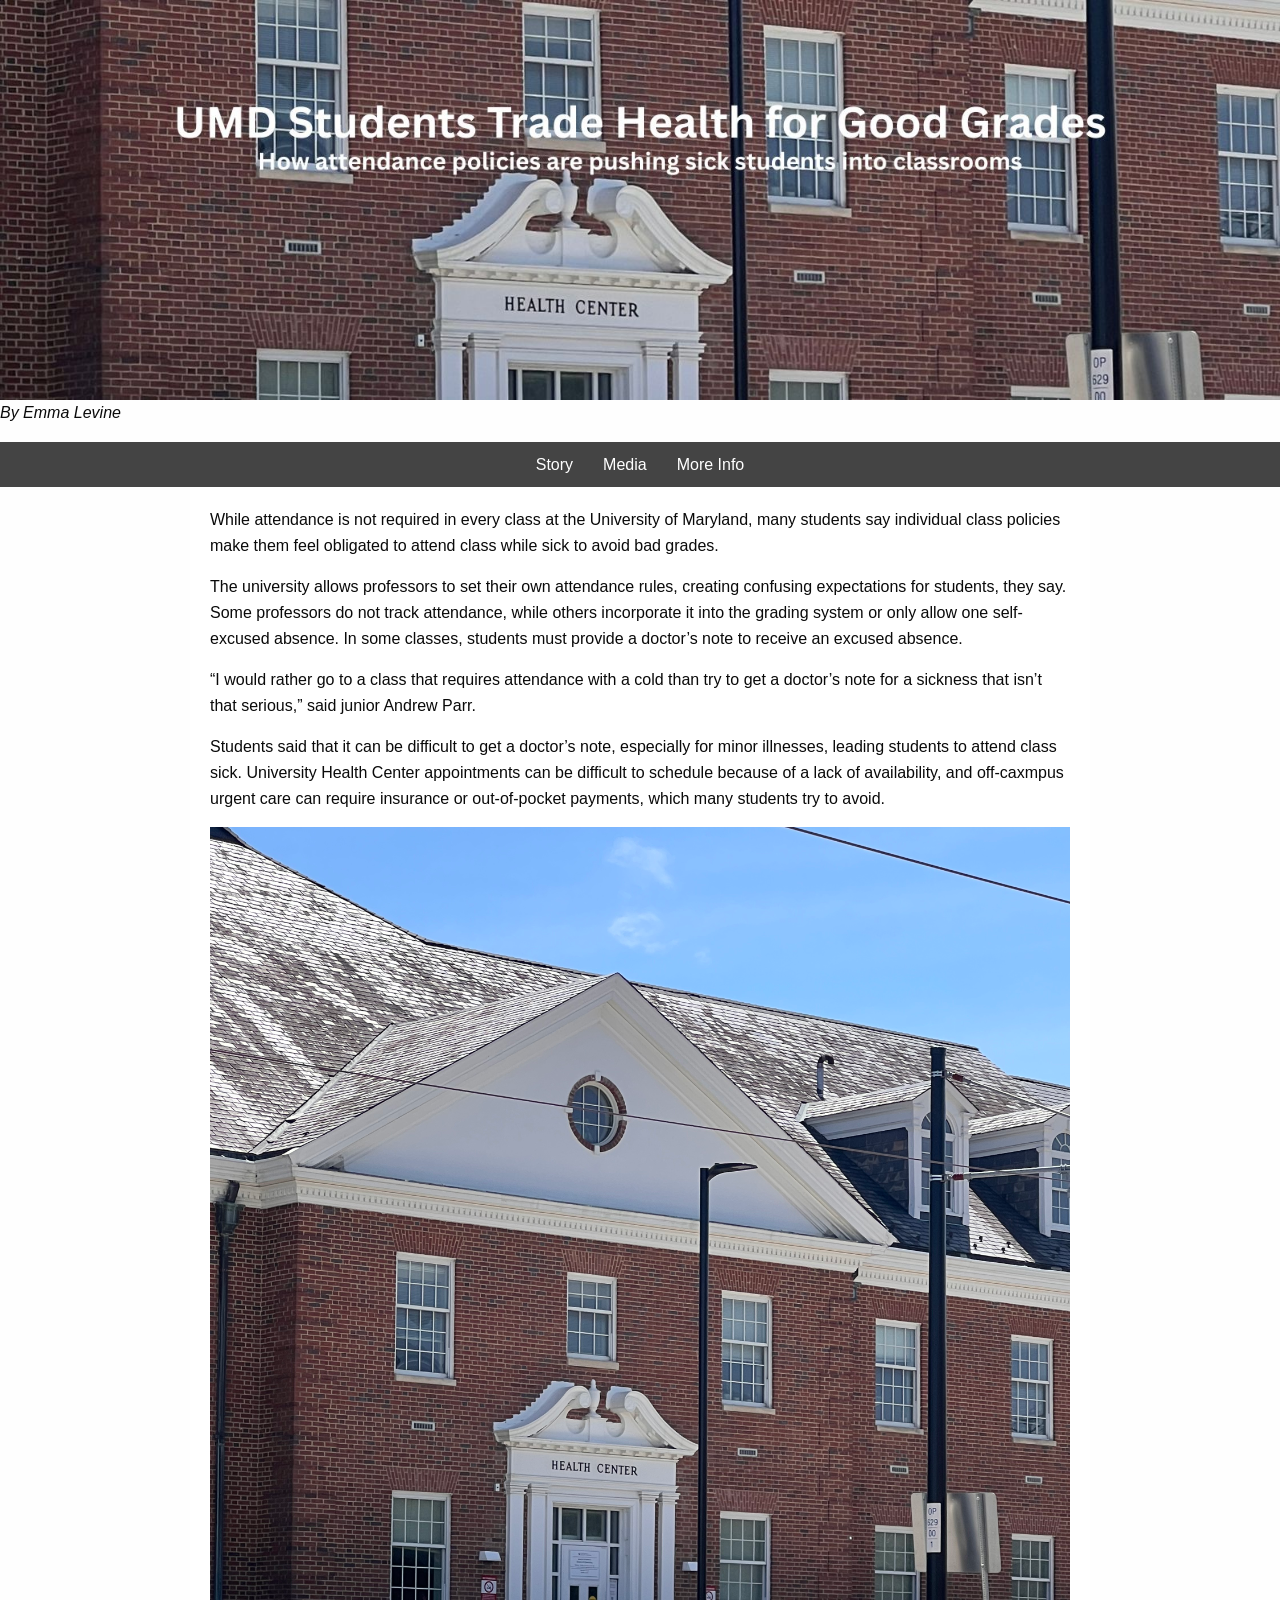
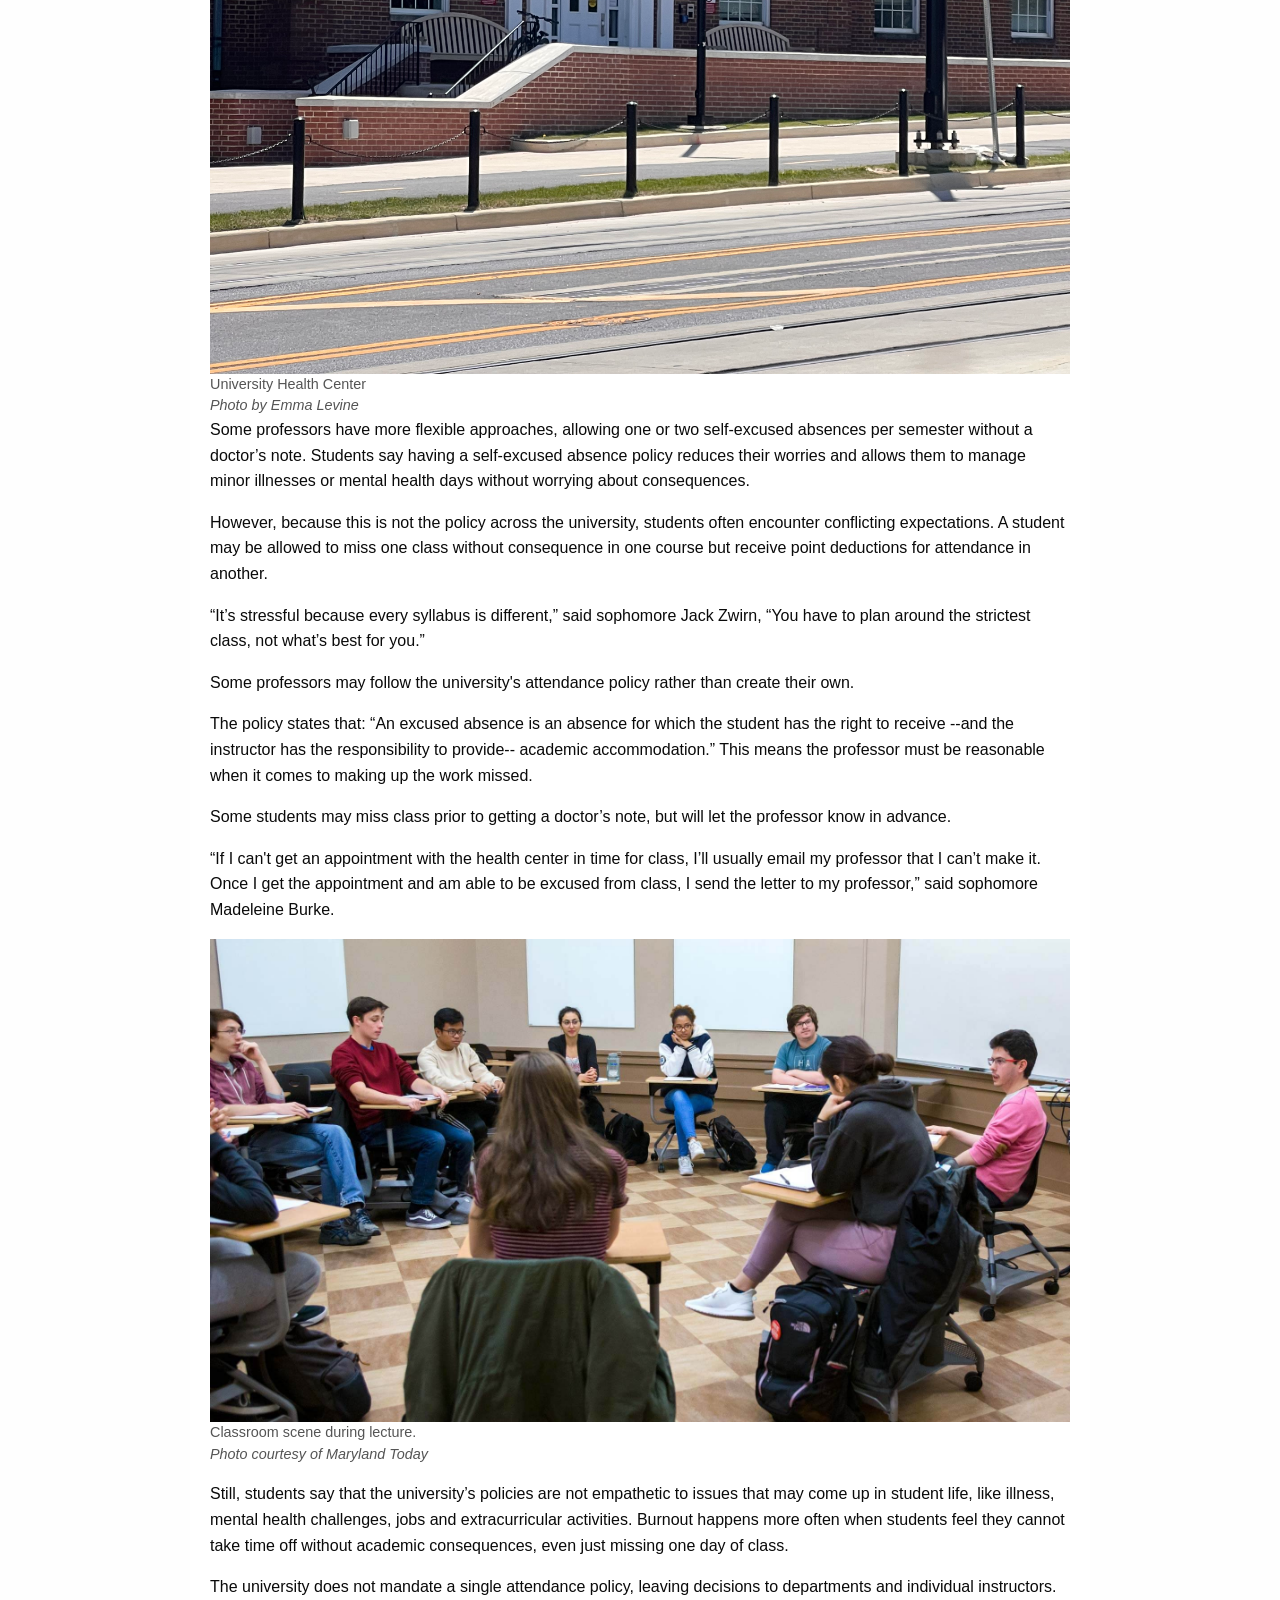
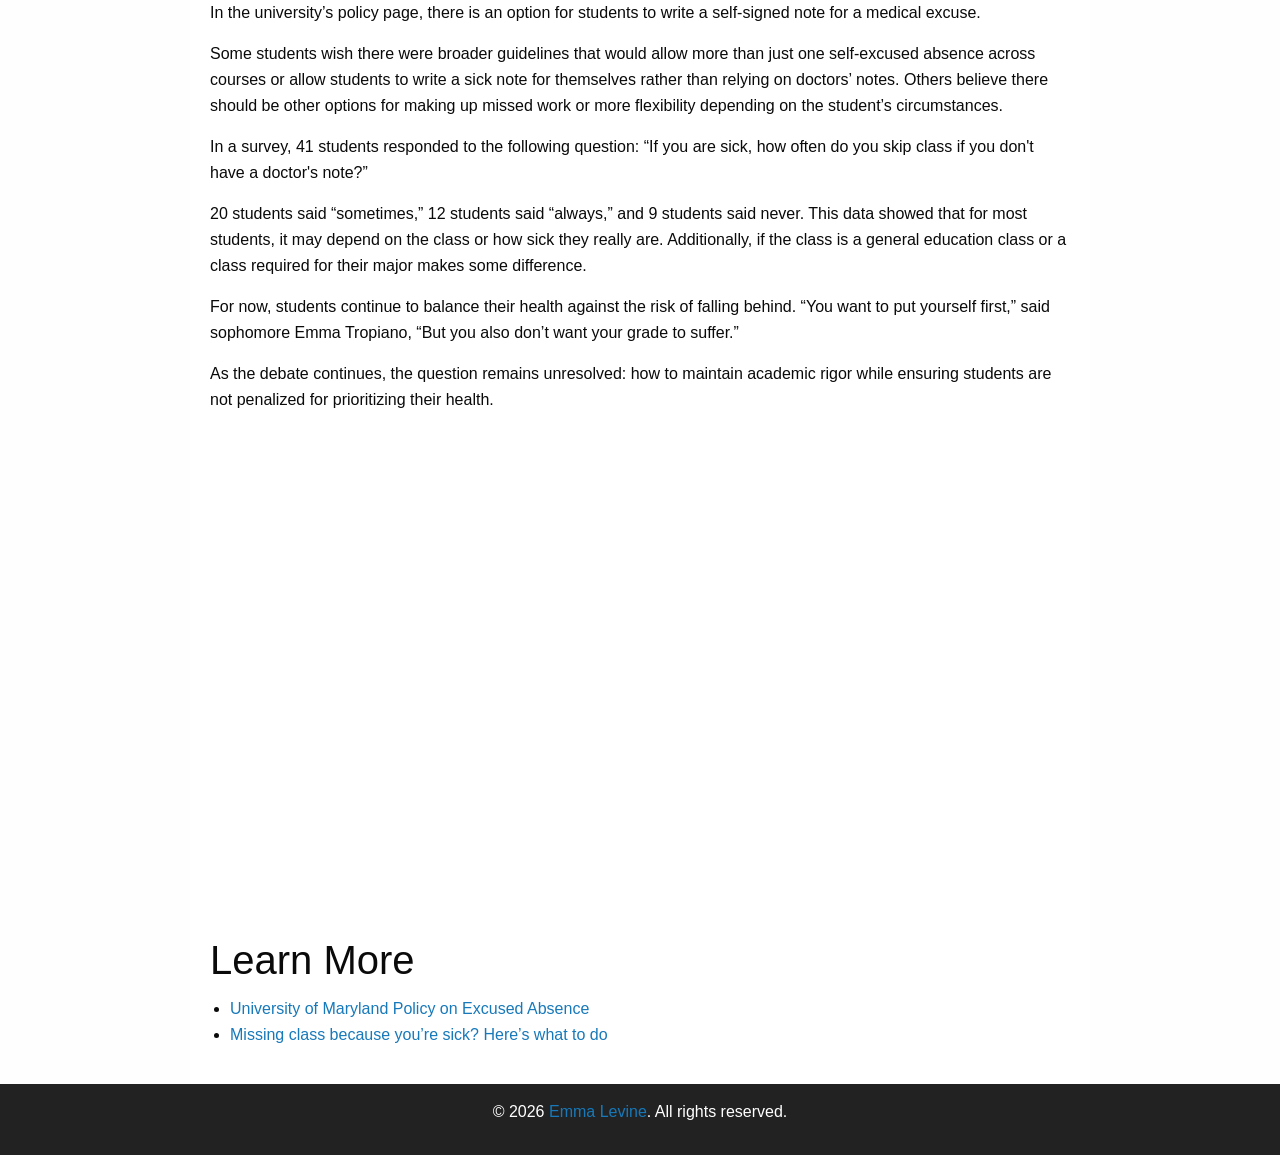
<file: beta website/index.html>
<!DOCTYPE html>
<html lang="en">
<head>
    <meta charset="UTF-8">
    <meta name="viewport" content="width=device-width, initial-scale=1.0">
    <title>UMD students trade health for good grades</title>
    <link rel="stylesheet" href="css/app.css">
    <link rel= "stylesheet" href="css/foundation.css">
</head>

<body>

<head>
      <img src="images/banner2.jpg" alt="Website Banner" style="width:100%; height:auto;">
    <p class="byline">By Emma Levine</p>
</head>

<nav>
    <ul>
        <li><a href="#story">Story</a></li>
        <li><a href="#media">Media</a></li>
        <li><a href="#more">More Info</a></li>
    </ul>
</nav>

<main>

<section id="story">
    <p>
      While attendance is not required in every class at the University of Maryland, many students say individual class policies make them feel obligated to attend class while sick to avoid bad grades. </p>
      <p>

  		The university allows professors to set their own attendance rules, creating confusing expectations for students, they say. Some professors do not track attendance, while others incorporate it into the grading system or only allow one self-excused absence. In some classes, students must provide a doctor’s note to receive an excused absence.</p>

      <p> “I would rather go to a class that requires attendance with a cold than try to get a doctor’s note for a sickness that isn’t that serious,” said junior Andrew Parr. </p>

      <p>Students said that it can be difficult to get a doctor’s note, especially for minor illnesses, leading students to attend class sick. University Health Center appointments can be difficult to schedule because of a lack of availability, and off-caxmpus urgent care can require insurance or out-of-pocket payments, which many students try to avoid. </p>

    </p>

    <figure>
        <img src="images/healthcenter.jpeg" alt="Description of photo">
        <figcaption>
            University Health Center <br>
            <span class="credit">Photo by Emma Levine</span>
        </figcaption>
    </figure>

    <p>Some professors have more flexible approaches, allowing one or two self-excused absences per semester without a doctor’s note. Students say having a self-excused absence policy reduces their worries and allows them to manage minor illnesses or mental health days without worrying about consequences.</p>

      <p>However, because this is not the policy across the university, students often encounter conflicting expectations. A student may be allowed to miss one class without consequence in one course but receive point deductions for attendance in another.</p>
      
      <p>“It’s stressful because every syllabus is different,” said sophomore Jack Zwirn, “You have to plan around the strictest class, not what’s best for you.”</p>

      <p>Some professors may follow the university's attendance policy rather than create their own. </p>

      <p>The policy states that: “An excused absence is an absence for which the student has the right to receive --and the instructor has the responsibility to provide-- academic accommodation.” This means the professor must be reasonable when it comes to making up the work missed. </p>

      <p>Some students may miss class prior to getting a doctor’s note, but will let the professor know in advance. </p>

      <p>“If I can't get an appointment with the health center in time for class, I’ll usually email my professor that I can’t make it. Once I get the appointment and am able to be excused from class, I send the letter to my professor,” said sophomore Madeleine Burke.</p>
    </p>

    <figure>
        <img src="images/classroom.jpg" alt="Second image description">
        <figcaption>
            Classroom scene during lecture. <br>
            <span class="credit">Photo courtesy of Maryland Today</span>
        </figcaption>
    </figure>

    <p>
       <p>Still, students say that the university’s policies are not empathetic to issues that may come up in student life, like illness, mental health challenges,  jobs and extracurricular activities. Burnout happens more often when students feel they cannot take time off without academic consequences, even just missing one day of class. </p>

      <p>The university does not mandate a single attendance policy, leaving decisions to departments and individual instructors. In the university’s policy page, there is an option for students to write a self-signed note for a medical excuse. </p>

      <p>Some students wish there were broader guidelines that would allow more than just one self-excused absence across courses or allow students to write a sick note for themselves rather than relying on doctors’ notes. Others believe there should be other options for making up missed work or more flexibility depending on the student’s circumstances.</p>

      <p>In a survey, 41 students responded to the following question: “If you are sick, how often do you skip class if you don't have a doctor's note?” </p>

      <p>20 students said “sometimes,” 12 students said “always,” and 9 students said never. This data showed that for most students, it may depend on the class or how sick they really are. Additionally, if the class is a general education class or a class required for their major makes some difference.  </p>

      <p>For now, students continue to balance their health against the risk of falling behind.
      “You want to put yourself first,” said sophomore Emma Tropiano, “But you also don’t want your grade to suffer.”</p>

      <p>As the debate continues, the question remains unresolved: how to maintain academic rigor while ensuring students are not penalized for prioritizing their health.</p>
    </p>
</section>

<section id="media">
<div class="flourish-embed flourish-hierarchy" data-src="visualisation/28841908"><script src="https://public.flourish.studio/resources/embed.js"></script><noscript><img src="https://public.flourish.studio/visualisation/28841908/thumbnail" width="100%" alt="hierarchy visualization" /></noscript></div>


<div class="map-container">
       <iframe src="https://www.google.com/maps/embed?pb=!1m18!1m12!1m3!1d3101.230626188857!2d-76.94724065938041!3d38.98723254151589!2m3!1f0!2f0!3f0!3m2!1i1024!2i768!4f13.1!3m3!1m2!1s0x89b7c79df940c2ed%3A0xa49f16c5bd2190ab!2sUMD%20Health%20Center%2C%20Bldg%20140!5e0!3m2!1sen!2sus!4v1778018269067!5m2!1sen!2sus" width="600" height="450" style="border:0;" allowfullscreen="" loading="lazy" referrerpolicy="no-referrer-when-downgrade"></iframe>
    </div>

</section>

<section id="more">
    <h2>Learn More</h2>
    <ul>
        <li><a href="https://policies.umd.edu/student-affairs/university-of-maryland-policy-on-excused-absence" target="_blank">University of Maryland Policy on Excused Absence</a></li>
        <li><a href="https://case.edu/news/missing-class-because-youre-sick-heres-what-do" target="_blank">Missing class because you’re sick? Here’s what to do</a></li>
    </ul>
</section>

</main>

<footer>
    <p>© 2026 <a>Emma Levine</a>. All rights reserved.</p>
</footer>

</body>
</html>
</file>
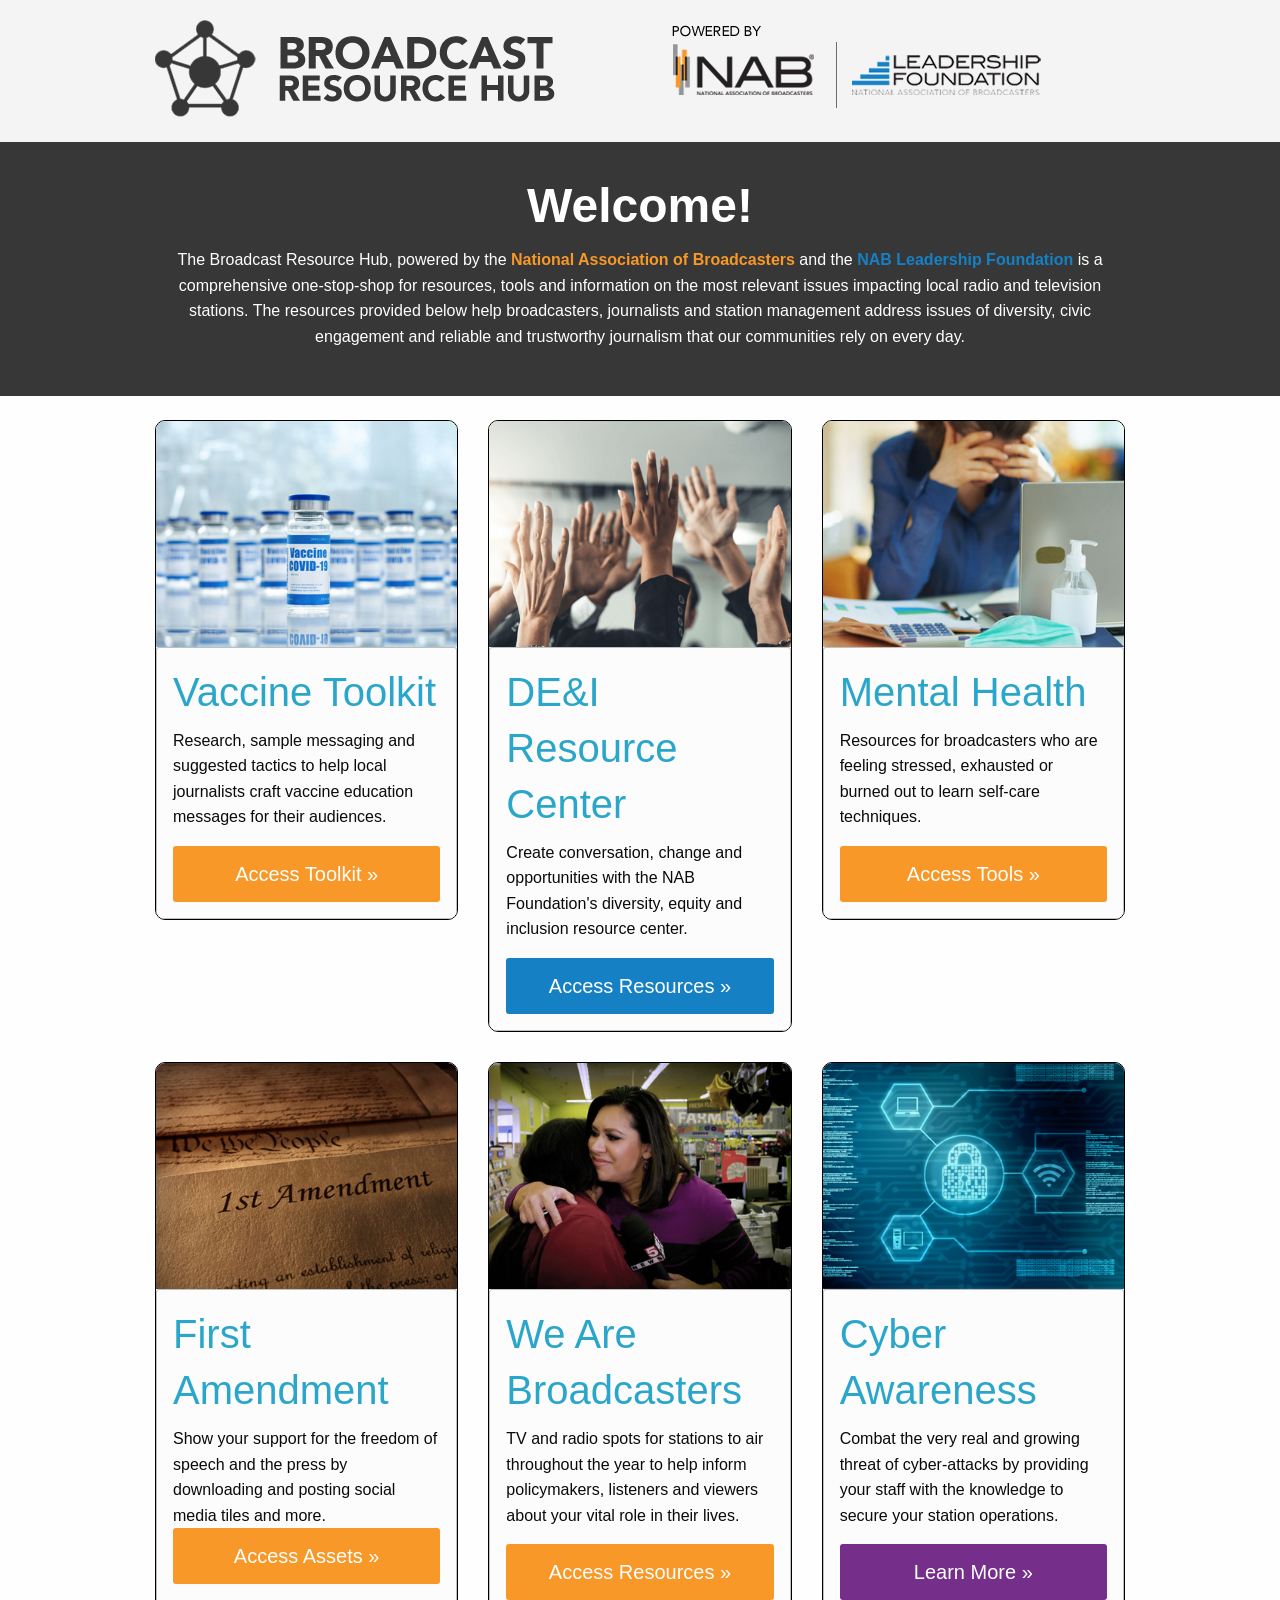
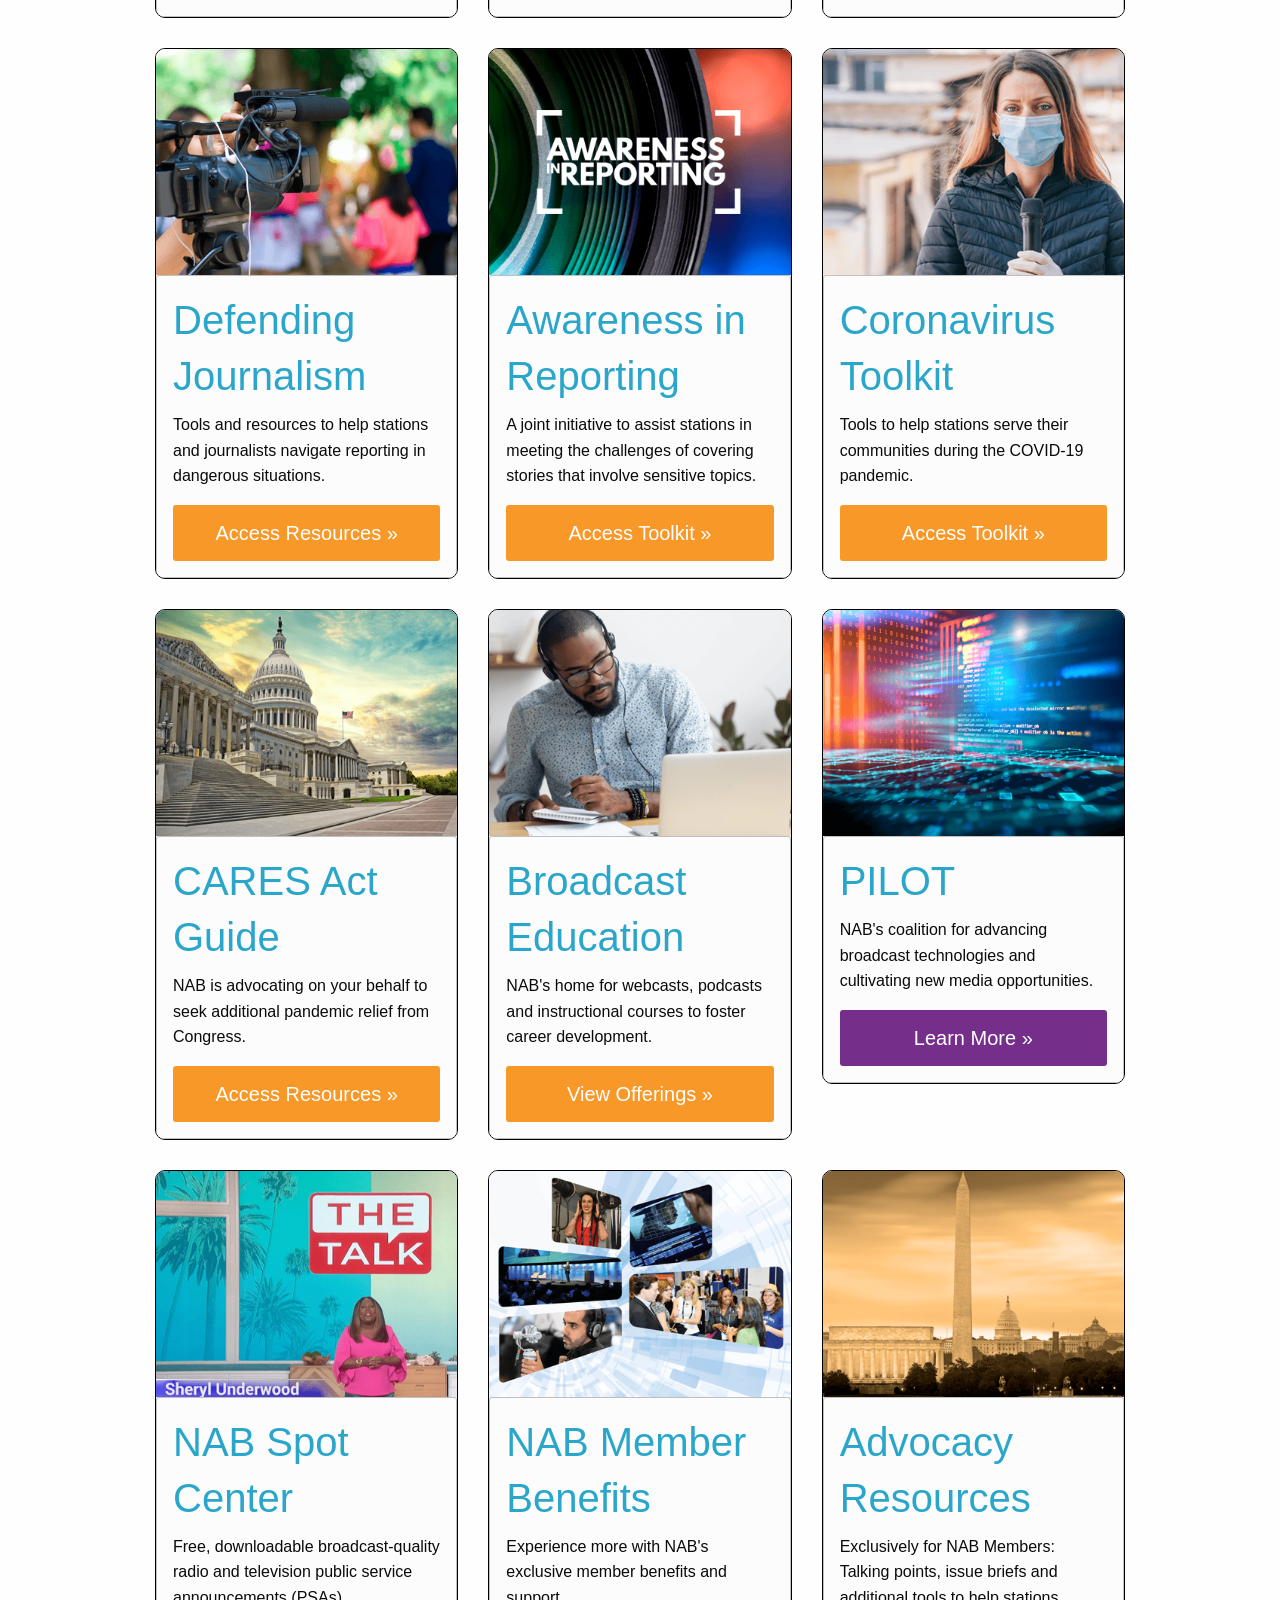
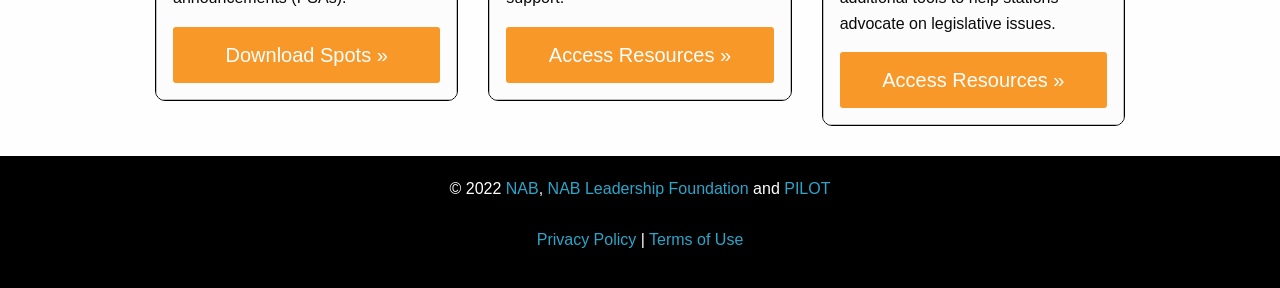
<file: Broken/index.html>
<!doctype html>
<html class="no-js" lang="en" dir="ltr">
<head>
<meta charset="utf-8">
<meta http-equiv="x-ua-compatible" content="ie=edge">
<meta name="viewport" content="width=device-width, initial-scale=1.0">

<meta name="description" content="The Broadcast Resource Hub, powered by NAB and the NAB Leadership Foundation is a comprehensive one-stop-shop for resources, tools and information  on the most relevant issues impacting local radio and television stations. The resources provided below help broadcasters, journalists and station management address issues of diversity, civic engagement and reliable and trustworthy journalism that our communities rely on every day.">
<meta name="keywords" content="">
<meta name="author" content="NAB and NAB Leadership Foundation">

<!--TWITTER SUMMARY CARD-->
<meta name="twitter:card" content="summary_large_image">
<meta name="twitter:title" content="Broadcast Resource Hub">
 
<!--OPEN SOURCE CARD-->
<meta property="og:title" content="Broadcast Resource Hub">
<meta property="og:site_name" content="NAB and NAB Leadership Foundation">
<meta property="og:url" content="http://www.broadcastresourcehub.com">
<meta property="og:description" content="The Broadcast Resource Hub, powered by NAB and the NAB Leadership Foundation is a comprehensive one-stop-shop for resources, tools and information  on the most relevant issues impacting local radio and television stations. The resources provided below help broadcasters, journalists and station management address issues of diversity, civic engagement and reliable and trustworthy journalism that our communities rely on every day.">
<meta property="og:type" content="website">
<meta property="og:image" content="http://www.broadcastresourcehub.com/images/brh_og.png">


<title>Broadcast Resource Hub | Powered by NAB and NAB Foundation</title>
<link rel="stylesheet" href="css/app.css">
<link rel="stylesheet" href="css/foundation.css">


<!-- <link href="https://fonts.googleapis.com/css2?family=Nunito:wght@300;400&family=Roboto:wght@900&display=swap" rel="stylesheet">
-->

</head>
<body>

<!-- BRANDING BAR -->
<div class="grid-container-fluid brandingBar">
<div class="grid-container">




<div class="large-6 brandingBarLeft">
<img src="images/brhLogo.png" alt="Broadcast Resource Hub" title="Broadcast Resource Hub">
<img src="images/poweredBy.png" alt="Powered by NAB and NAB Foundation" title="Powered by NAB and NAB Foundation">
</div>
</div>
</div>
</div>


<!-- INTRO COPY -->
<div class="grid-container-fluid introBox">
<div class="grid-container">
<div class="grid-x grid-padding-x">
<div class="large-12 cell introBox">
<h1> <strong>Welcome!</h1></strong>
<p>The Broadcast Resource Hub, powered by the <a href="https://www.nab.org" target="_blank" class="intronab"><strong>National Association of Broadcasters</strong></a> and the <a href="https://www.nabfoundation.org" target="_blank" class="intronablf"><strong>NAB Leadership Foundation</strong></a> is a comprehensive one-stop-shop for resources, tools and information  on the most relevant issues impacting local radio and television stations. The resources provided below help broadcasters, journalists and station management address issues of diversity, civic engagement and reliable and trustworthy journalism that our communities rely on every day.</p>
</div>
</div>
</div>
</div>
<br>

<div class="grid-container">
<div class="grid-x grid-padding-x grid-margin-y" data-equalizer data-equalize-by-row="true" data-equalize-on="medium" id="test-eq">

<!-- INDIVIDUAL CARDS -->

<div class="large-4 medium-6 small-12 cell">
<div class="basic-card">
<div class="basic-card-image grow">
<a href="https://www.nab.org/vaccine/" target="_blank"><img src="images/vaccine.jpg"></a></div>
<div class="basic-card-content content callout secondary" data-equalizer-watch>
<h2><a href="https://www.nab.org/vaccine" target="_blank">Vaccine Toolkit</a></h2>
<p>Research, sample messaging and suggested tactics to help local journalists craft vaccine education messages for their audiences.</p>

<a href="https://www.nab.org/vaccine" target="_blank" class="button nab expanded large">Access Toolkit &#187;</a>
</div>
</div>
</div>


<div class="large-4 medium-6 small-12 cell">
<div class="basic-card">
<div class="basic-card-image grow">
<a href="https://www.nabfoundation.org/diversity" target="_blank"><img src="images/diversity.png"></a></div>
<div class="basic-card-content content callout secondary" data-equalizer-watch>
<h2><a href="https://www.nabfoundation.org/diversity" target="_blank">DE&amp;I Resource Center</a></h2>
<p>Create conversation, change and opportunities with the NAB Foundation's diversity, equity and inclusion resource center.</p>

<a href="https://www.nabfoundation.org/diversity" target="_blank" class="button nablf expanded large">Access Resources &#187;</a>

</div>
</div>
</div>

<div class="large-4 medium-6 small-12 cell">
<div class="basic-card">
<div class="basic-card-image grow">
<a href="https://www.nab.org/journalistsmentalHealth/" target="_blank"><img src="images/mentalHealth.jpg"></a></div>
<div class="basic-card-content content callout secondary" data-equalizer-watch>
<h2><a href="https://www.nab.org/journalistsmentalHealth/" target="_blank">Mental Health</a></h2>
<p>Resources for broadcasters who are feeling stressed, exhausted or burned out to learn self-care techniques.</p>

<a href="https://www.nab.org/journalistsmentalHealth/" target="_blank" class="button nab expanded large">Access Tools &#187;</a>
</div>
</div>
</div>


<div class="large-4 medium-6 small-12 cell">
<div class="basic-card">
<div class="basic-card-image grow">
<a href="https://www.wearebroadcasters.com/firstAmendment/" target="_blank"><img src="images/firstAmendment.jpg"></a></div>
<div class="basic-card-content content callout secondary" data-equalizer-watch>
<h2><a href="https://www.wearebroadcasters.com/firstAmendment/" target="_blank">First Amendment</a></h2>
<p>Show your support for the freedom of speech and the press by downloading and posting social media tiles and more.

<a href="https://www.wearebroadcasters.com/firstAmendment/" target="_blank" class="button nab expanded large">Access Assets &#187;</a>
</div>
</div>
</div>


<div class="large-4 medium-6 small-12 cell">
<div class="basic-card">
<div class="basic-card-image grow">
<a href="https://www.wearebroadcasters.com/resources/default.asp" target="_blank"><img src="images/wabSpots.jpg"></a></div>
<div class="basic-card-content content callout secondary" data-equalizer-watch>
<h2><a href="https://www.wearebroadcasters.com/resources/default.asp" target="_blank">We Are Broadcasters</a></h2>
<p>TV and radio spots for stations to air throughout the year to help inform policymakers, listeners and viewers about your vital role in their lives.</p>

<a href="https://www.wearebroadcasters.com/resources" target="_blank" class="button nab expanded large">Access Resources &#187;</a>

</div>
</div>
</div>

<div class="large-4 medium-6 small-12 cell">
<div class="basic-card">
<div class="basic-card-image grow">
<a href="https://nab.org/cybersecurity"><img src="images/cyber.png"></a></div>
<div class="basic-card-content content callout secondary" data-equalizer-watch>
<h2><a href="https://nab.org/cybersecurity">Cyber Awareness</a></h2>
<p>Combat the very real and growing threat of cyber-attacks by providing your staff with the knowledge to secure your station operations.</p>

<a href="https://nab.org/cybersecurity" class="button pilot expanded large">Learn More &#187;</a>

</div>
</div>
</div>

<div class="large-4 medium-6 small-12 cell">
<div class="basic-card">
<div class="basic-card-image grow">
<a href="https://www.nab.org/journalism" target="_blank"><img src="images/defendingJournalism.png"></a></div>
<div class="basic-card-content content callout secondary" data-equalizer-watch>
<h2><a href="https://www.nab.org/journalism" target="_blank">Defending Journalism</a></h2>
<p>Tools and resources to help stations and journalists navigate reporting in dangerous situations.</p>

<a href="https://www.nab.org/journalism" target="_blank" class="button nab expanded large">Access Resources &#187;</a>

</div>
</div>
</div>

<div class="large-4 medium-6 small-12 cell">
<div class="basic-card">
<div class="basic-card-image grow">
<a href="http://www.awarenessinreporting.org/" target="_blank"><img src="images/air.png"></a></div>
<div class="basic-card-content content callout secondary" data-equalizer-watch>
<h2><a href="http://www.awarenessinreporting.org/" target="_blank">Awareness in Reporting</a></h2>
<p>A joint initiative to assist stations in meeting the challenges of covering stories that involve sensitive topics.</p>

<a href="http://www.awarenessinreporting.org" target="_blank" class="button nab expanded large">Access Toolkit &#187;</a>

</div>
</div>
</div>

<div class="large-4 medium-6 small-12 cell">
<div class= "basic-card">
<div class="basic-card-image grow">
<a href="https://www.nab.org/coronavirus" target="_blank"><img src="images/coronavirus.png"></a></div>
<div class="basic-card-content content callout secondary" data-equalizer-watch>
<h2><a href="https://www.nab.org/coronavirus" target="_blank">Coronavirus Toolkit</a></h2>
<p>Tools to help stations serve their communities during the COVID-19 pandemic.</p>

<a href="https://www.nab.org/coronavirus" target="_blank" class="button nab expanded large">Access Toolkit &#187;</a>

</div>
</div>
</div>


<div class="large-4 medium-6 small-12 cell">
<div class="basic-card">
<div class="basic-card-image grow">
<a href="https://www.nab.org/stimulus" target="_blank"><img src="images/caresAct.png"></a></div>
<div class="basic-card-content content callout secondary" data-equalizer-watch>
<h2><a href="https://www.nab.org/stimulus" target="_blank">CARES Act Guide</a></h2>
<p>NAB is advocating on your behalf to seek additional pandemic relief from Congress.</p>

<a href="https://www.nab.org/stimulus" target="_blank" class="button nab expanded large">Access Resources &#187;</a>

</div>
</div>
</div>


<div class="large-4 medium-6 small-12 cell">
<div class="basic-card">
<div class="basic-card-image grow">
<a href="https://education.nab.org" target="_blank"><img src="images/broadcastEducation.png"></a></div>
<div class="basic-card-content content callout secondary" data-equalizer-watch>
<h2><a href="https://education.nab.org" target="_blank">Broadcast Education</a></h2>
<p>NAB's home for webcasts, podcasts and instructional courses to foster career development.</p>
<a href="https://education.nab.org" target="_blank" class="button nab expanded large">View Offerings &#187;</a>

</div>
</div>
</div>


<div class="large-4 medium-6 small-12 cell">
<div class="basic-card">
<div class="basic-card-image grow">
<a href="https://nabpilot.org/" target="_blank"><img src="images/pilot.png"></a></div>
<div class="basic-card-content content callout secondary" data-equalizer-watch>
<h2><a href="https://nabpilot.org/" target="_blank">PILOT</a></h2>
<p>NAB's coalition for advancing broadcast technologies and cultivating new media opportunities.</p></h2>

<a href="https://nabpilot.org/" target="_blank" class="button pilot expanded large">Learn More &#187;</a>

</div>
</div>
</div>
</p>

<div class="large-4 medium-6 small-12 cell">
<div class="basic-card">
<div class="basic-card-image grow">
<a href="https://psa.nab.org/" target="_blank"><img src="images/spotCenter.png"></a></div>
<div class="basic-card-content content callout secondary" data-equalizer-watch>
<h2><a href="https://psa.nab.org/" target="_blank">NAB Spot Center</a></h2>
<p>Free, downloadable broadcast-quality radio and television public service announcements (PSAs).</p>

<a href="https://psa.nab.org/" target="_blank" class="button nab expanded large">Download Spots &#187;</a>

</div>
</div>
</div>

<div class="large-4 medium-16 small-2 cell">
<div class="basic-card">
<div class="basic-card-image grow">
<a href="https://www.nab.org/memberTools/default.asp" target="_blank"><img src="images/memberResources.png"></a></div>
<div class="basic-card-content content callout secondary" data-equalizer-watch>
<h2><a href="https://www.nab.org/memberTools/default.asp" target="_blank">NAB Member Benefits</a></h2>
<p>Experience more with NAB's exclusive member benefits and support.</p>

<a href="https://www.nab.org/memberTools/default.asp" target="_blank" class="button nab expanded large">Access Resources &#187;</a>

</div>
</div>
</div>


<div class="large-4 medium-6 small-12 cell">
<div class="basic-card">
<div class="basic-card-image grow">
<a href="https://www.nab.org/advocacy/resources.asp" target="_blank"><img src="images/advocacyResources.png"></a></div>
<div class="basic-card-content content callout secondary" data-equalizer-watch>
<h2><a href="https://members.nab.org/nabmembers/advocacy-resources/" target="_blank">Advocacy Resources</a></h2>
<p>Exclusively for NAB Members: Talking points, issue briefs and additional tools to help stations advocate on legislative issues.</p>

<a href="https://www.nab.org/memberTools/default.asp" target="_blank" class="button nab expanded large">Access Resources &#187;</a>

</div>
</div>
</div>



</div>
</div>
</h2>
</h2>
</div>
</div>
</div>
</p>


<div class="grid-container- fluid footerBar">
<div class="grid-container">
<div class="grid-x grid-padding-x">
<div class="large-12 cell">
<p>&copy; 2022 <a href="https://www.nab.org" target="_blank">NAB</a>, <a href="https://www.nabfoundation.org" target="_blank">NAB Leadership Foundation</a> and <a href="https://www.nabpilot.org" target="_blank">PILOT</a><br><br><a href="https://www.nab.org/about/privacy.asp" target="_blank">Privacy Policy</a> | <a href="https://www.nab.org/about/termsOfUse.asp" target="_blank">Terms of Use</a></p>
</div>
</div>
</div>
</div>



<script src="js/vendor/jquery.js"></script>
<script src="js/vendor/what-input.js"></script>
<script src="js/vendor/foundation.js"></script>
<script src="js/app.js"></script>
</body>
</html>
</file>
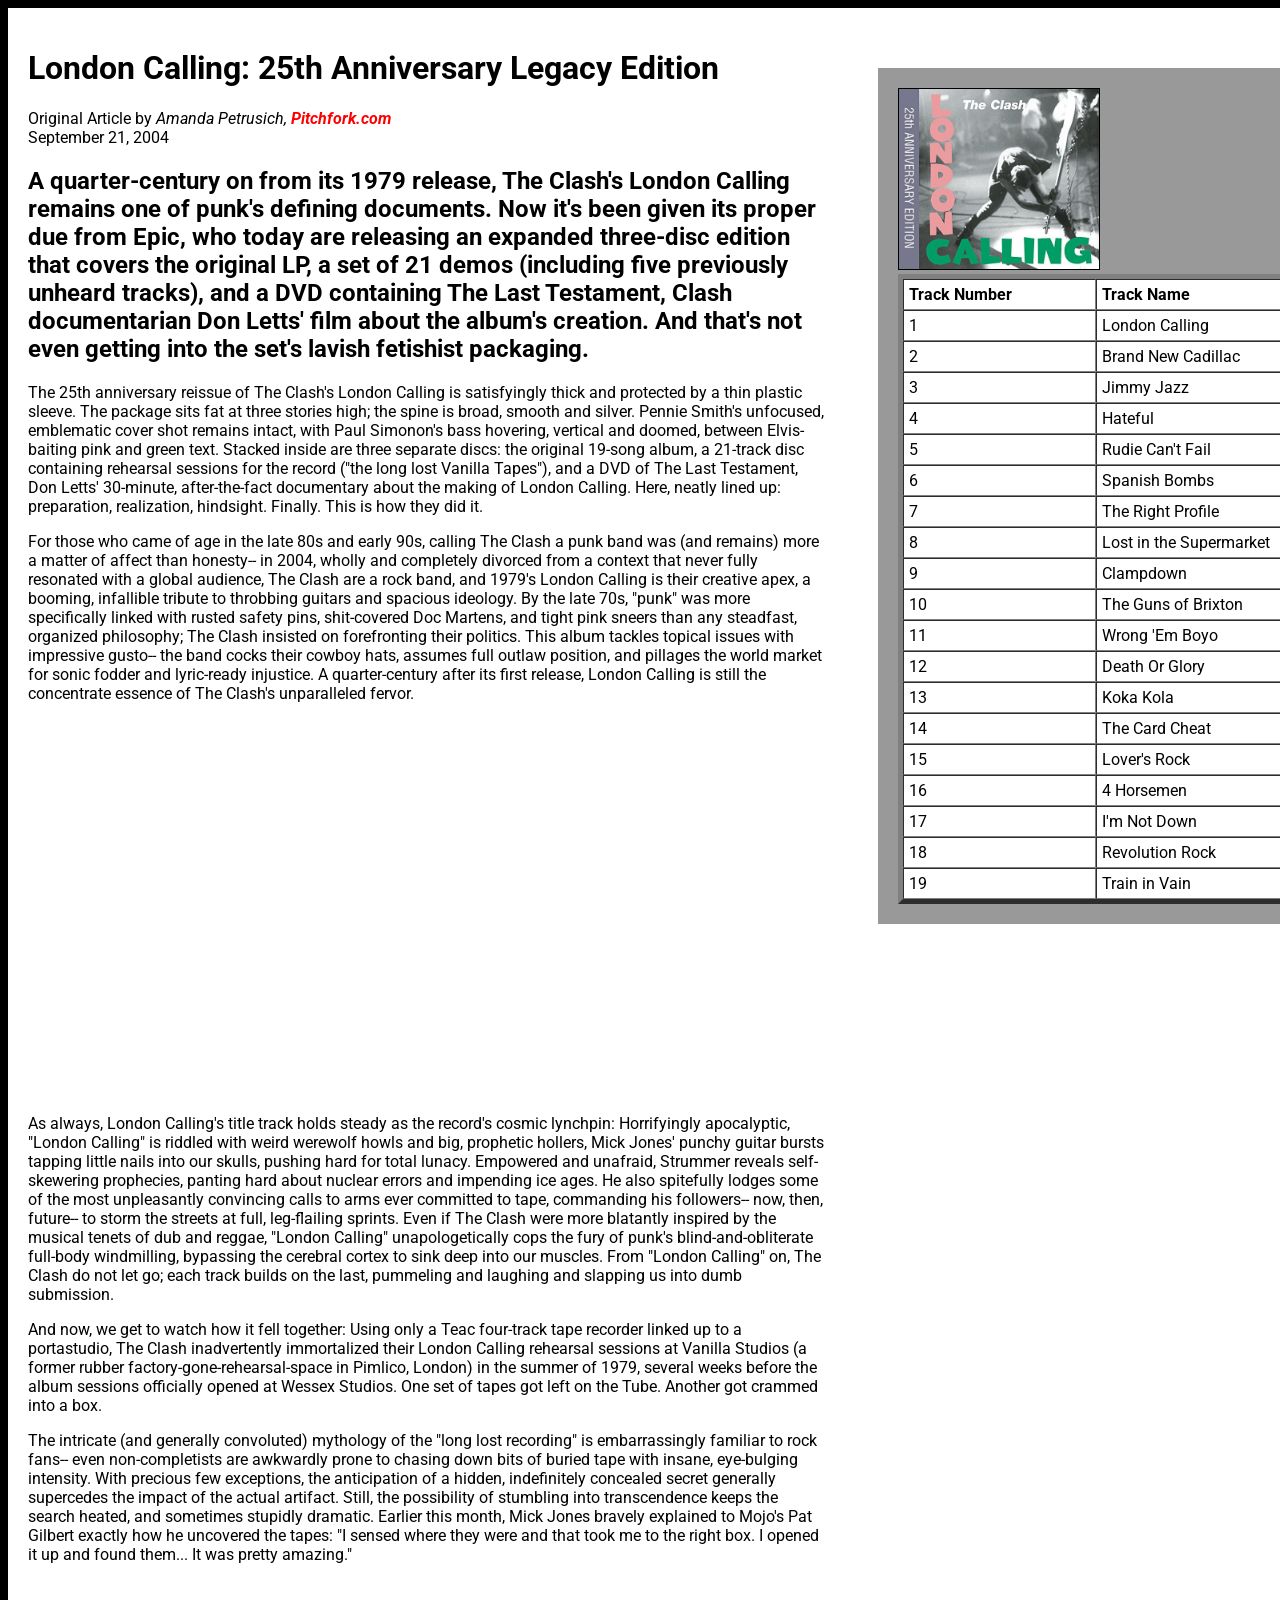
<file: Clash_REAL/index.html>
<!doctype html>
<html lang="en">

<head>
<meta charset="utf-8">
<title>London Calling: 25th Anniversary Legacy Edition</title>

<link rel="preconnect" href="https://fonts.googleapis.com"> 
<link rel="preconnect" href="https://fonts.gstatic.com" crossorigin> 
<link href="https://fonts.googleapis.com/css2?family=Roboto:wght@300;700&display=swap" rel="stylesheet">

<style type="text/css">

body {
  font-family: 'Roboto', sans-serif;
  background-color: #000000;
}
a {color: #ff0000;
text-decoration: none;
font-weight: bold;}
a:hover {color: #0071ce;}

</style>

</head>

<body>

<div style="width:1300px; padding: 10px; float:left; background-color:#ffffff;">
<div style="width:800px; padding:10px; float:left;">
<h1>London Calling: 25th Anniversary Legacy Edition</h1>
<p>Original Article by <em>Amanda Petrusich, <a href="http://www.pitchfork.com" target = "_blank">Pitchfork.com</a></em><br>
September 21, 2004


<h2>A quarter-century on from its 1979 release, The Clash's London Calling remains one of punk's defining documents. Now it's been given its proper due from Epic, who today are releasing an expanded three-disc edition that covers the original LP, a set of 21 demos (including five previously unheard tracks), and a DVD containing The Last Testament, Clash documentarian Don Letts' film about the album's creation. And that's not even getting into the set's lavish fetishist packaging. </h2>

<p>The 25th anniversary reissue of The Clash's London Calling is satisfyingly thick and protected by a thin plastic sleeve. The package sits fat at three stories high; the spine is broad, smooth and silver. Pennie Smith's unfocused, emblematic cover shot remains intact, with Paul Simonon's bass hovering, vertical and doomed, between Elvis-baiting pink and green text. Stacked inside are three separate discs: the original 19-song album, a 21-track disc containing rehearsal sessions for the record ("the long lost Vanilla Tapes"), and a DVD of The Last Testament, Don Letts' 30-minute, after-the-fact documentary about the making of London Calling. Here, neatly lined up: preparation, realization, hindsight. Finally. This is how they did it.</p>



<p>For those who came of age in the late 80s and early 90s, calling The Clash a punk band was (and remains) more a matter of affect than honesty-- in 2004, wholly and completely divorced from a context that never fully resonated with a global audience, The Clash are a rock band, and 1979's London Calling is their creative apex, a booming, infallible tribute to throbbing guitars and spacious ideology. By the late 70s, "punk" was more specifically linked with rusted safety pins, shit-covered Doc Martens, and tight pink sneers than any steadfast, organized philosophy; The Clash insisted on forefronting their politics. This album tackles topical issues with impressive gusto-- the band cocks their cowboy hats, assumes full outlaw position, and pillages the world market for sonic fodder and lyric-ready injustice. A quarter-century after its first release, London Calling is still the concentrate essence of The Clash's unparalleled fervor.</p>

<br><br><br><br>
<div align="center" style= "margin:-50px 0 50px 50px"><iframe width="560" height="315" src="https://www.youtube.com/embed/EfK-WX2pa8c" frameborder="0" allow="accelerometer; autoplay; encrypted-media; gyroscope; picture-in-picture" allowfullscreen></iframe></div>
<p>As always, London Calling's title track holds steady as the record's cosmic lynchpin: Horrifyingly apocalyptic, "London Calling" is riddled with weird werewolf howls and big, prophetic hollers, Mick Jones' punchy guitar bursts tapping little nails into our skulls, pushing hard for total lunacy. Empowered and unafraid, Strummer reveals self-skewering prophecies, panting hard about nuclear errors and impending ice ages. He also spitefully lodges some of the most unpleasantly convincing calls to arms ever committed to tape, commanding his followers-- now, then, future-- to storm the streets at full, leg-flailing sprints. Even if The Clash were more blatantly inspired by the musical tenets of dub and reggae, "London Calling" unapologetically cops the fury of punk's blind-and-obliterate full-body windmilling, bypassing the cerebral cortex to sink deep into our muscles. From "London Calling" on, The Clash do not let go; each track builds on the last, pummeling and laughing and slapping us into dumb submission.</p>


<p>And now, we get to watch how it fell together: Using only a Teac four-track tape recorder linked up to a portastudio, The Clash inadvertently immortalized their London Calling rehearsal sessions at Vanilla Studios (a former rubber factory-gone-rehearsal-space in Pimlico, London) in the summer of 1979, several weeks before the album sessions officially opened at Wessex Studios. One set of tapes got left on the Tube. Another got crammed into a box.</p>


<p>The intricate (and generally convoluted) mythology of the "long lost recording" is embarrassingly familiar to rock fans-- even non-completists are awkwardly prone to chasing down bits of buried tape with insane, eye-bulging intensity. With precious few exceptions, the anticipation of a hidden, indefinitely concealed secret generally supercedes the impact of the actual artifact. Still, the possibility of stumbling into transcendence keeps the search heated, and sometimes stupidly dramatic. Earlier this month, Mick Jones bravely explained to Mojo's Pat Gilbert exactly how he uncovered the tapes: "I sensed where they were and that took me to the right box. I opened it up and found them... It was pretty amazing."</p>

</div>

<div style="width:400px; padding:20px; float: right; background-color:#999; margin-top:50px;">

<img src="images/theClash.jpg" alt="The Clash: London Calling" title="The Clash: London Calling" style="border:solid 1px black; width:50%;">

<table width="100%" border="5" cellspacing="0" cellpadding="5" style="background-color:#ffffff;">
<tr>
<td width="25%">
<strong>Track Number</strong>
</td>
<td width="25%">
<strong>Track Name</strong>
</td>
</tr>
<tr>
<td>1</td>
<td>London Calling</td>
</tr>
<tr>
<td>2</td>
<td>Brand New Cadillac</td>
<tr>
<tr>
<td>3</td>
<td>Jimmy Jazz</td>
</tr>
<tr>
<td>4</td>
<td>Hateful</td>
</tr>
<tr>
<td>5</td>
<td>Rudie Can't Fail</td>
</tr>
<tr>
<td>6</td>
<td>Spanish Bombs</td>
</tr>
<tr>
<td>7</td>
<td>The Right Profile</td>
</tr>
<tr>
<td>8</td>
<td>Lost in the Supermarket</td>
</tr>
<tr>
<td>9</td>
<td>Clampdown</td>
</tr>
<tr>
<td>10</td>
<td>The Guns of Brixton</td>
</tr>
<tr>
<td>11</td>
<td>Wrong 'Em Boyo</td>
</tr>
<tr>
<td>12</td>
<td>Death Or Glory</td>
</tr>
<tr>
<td>13</td>
<td>Koka Kola</td>
</tr>
<tr>
<td>14</td>
<td>The Card Cheat</td>
</tr>
<tr>
<td>15</td>
<td>Lover's Rock</td>
</tr>
<tr>
<td>16</td>
<td>4 Horsemen</td>
</tr>
<tr>
<td>17</td>
<td>I'm Not Down</td>
</tr>
<tr>
<td>18</td>
<td>Revolution Rock</td>
</tr>
<tr>
<td>19</td>
<td>Train in Vain</td>
</tr>
</table>

</div>




</body>
</html>
</file>
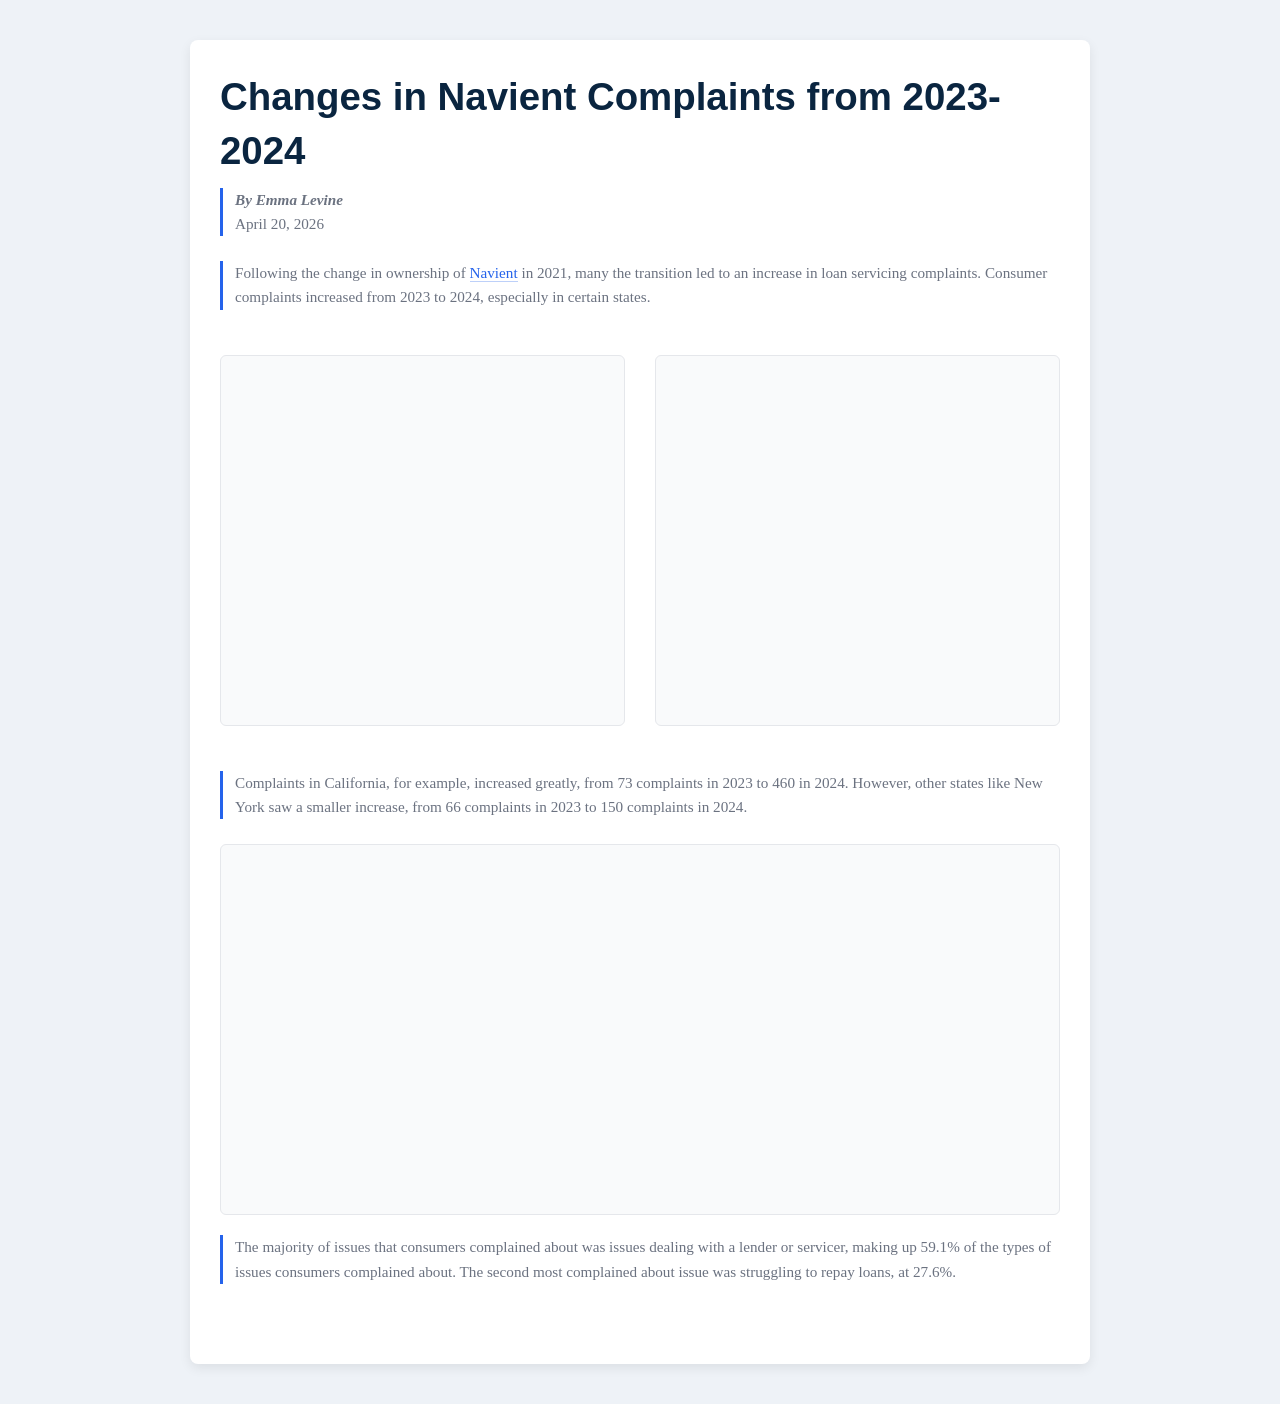
<file: Data Viiz HW/index.html>
<!doctype html>
<html class="no-js" lang="en" dir="ltr">
<head>
<meta http-equiv="x-ua-compatible" content="ie=edge">
<meta name="description" content="Analysis of Navient complaints from 2023 to 2024 across states.">
<meta charset="utf-8">
<meta name="author" content="Emma Levine">
<link href="https://fonts.googleapis.com/css2?family=Libre+Baskerville&display=swap" rel="stylesheet">
<title>Changes in Navient Complaints from 2023-2024</title>
<link rel="stylesheet" href="css/foundation.css">
<link rel="stylesheet" href="css/app.css">
</head>
<body>


<div class="grid-container">
<div class="grid-x grid-padding-x">


<div class="large-12 medium-12 small-12 cell header">
<h1> Changes in Navient Complaints from 2023-2024</h1>
</div>


<div class="large-12 medium-12 small-12 cell header">
<p> <strong><em>By Emma Levine</em></strong>
<br> April 20, 2026</p>

<p>
Following the change in ownership of <a href="https://www.consumerfinance.gov/data-research/consumer-complaints/search/?chartType=line&company=Navient%20Solutions%2C%20LLC.&dateInterval=Month&dateRange=3y&date_received_max=2026-04-16&date_received_min=2023-04-16&lens=Product&searchField=all&subLens=issue&tab=Trends
"target="_blank">Navient</a> in 2021, many the transition led to an increase in loan servicing complaints. Consumer complaints increased from 2023 to 2024, especially in certain states.
</p>

<div class="grid-x grid-padding-x">

<div class="large-6 medium-6 small-12 cell">
<iframe width="100%" height="371" seamless frameborder="0" scrolling="no" src="https://docs.google.com/spreadsheets/d/e/2PACX-1vSWgjxE_XU6uSKaq9jBePxr9mQRwcxlYrSkdUxlP7Hg3-_OX4OeWS7Rf-YdbagtZMQGrtjlgJXqI3VL/pubchart?oid=1839549599&amp;format=interactive">
</iframe>
</div>

<div class="large-6 medium-6 small-12 cell">
<iframe width="100%" height="371" seamless frameborder="0" scrolling="no" src="https://docs.google.com/spreadsheets/d/e/2PACX-1vRkjQCenuX3UvIPGk3gjwQnh-S1kpFgR9f7V9c6H1OuhWGKTw4iGJWJ4j3GoaEMdyIDxjcx_oe1tqNt/pubchart?oid=601473023&amp;format=interactive">
</iframe>
</div>

</div>

<p>
Complaints in California, for example, increased greatly, from 73 complaints in 2023 to 460 in 2024. However, other states like New York saw a smaller increase, from 66 complaints in 2023 to 150 complaints in 2024. 
</p>

<iframe width="600" height="371" seamless frameborder="0" scrolling="no" src="https://docs.google.com/spreadsheets/d/e/2PACX-1vQfJHYjHEuAPwM9w8sDnznmpJhPuX1MMnmedxBMPRhXyNdDI9tgUWBl-lbYXTWC14Z2RviSbQ_V0QYt/pubchart?oid=2028241592&amp;format=interactive"></iframe>
<p>
The majority of issues that consumers complained about was issues dealing with a lender or servicer, making up 59.1% of the types of issues consumers complained about. The second most complained about issue was struggling to repay loans, at 27.6%. 
</p>




</div>
</file>
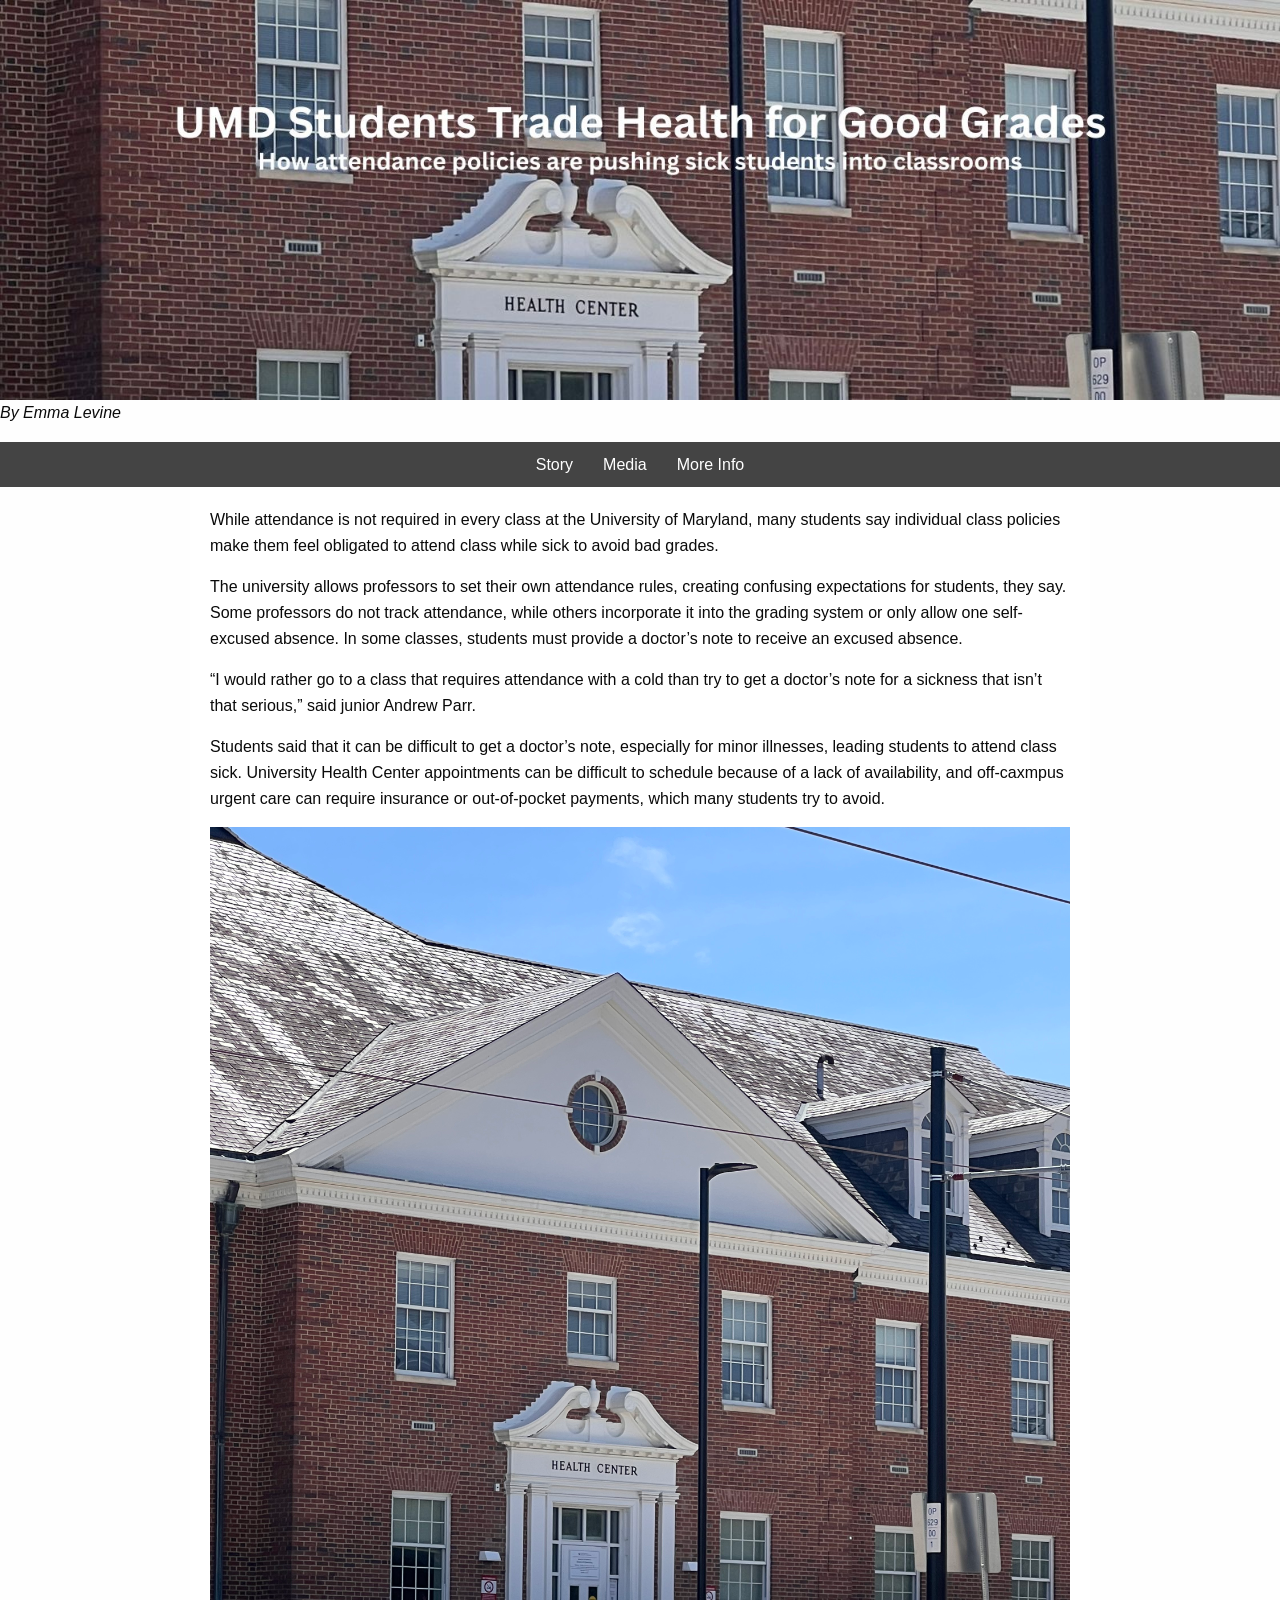
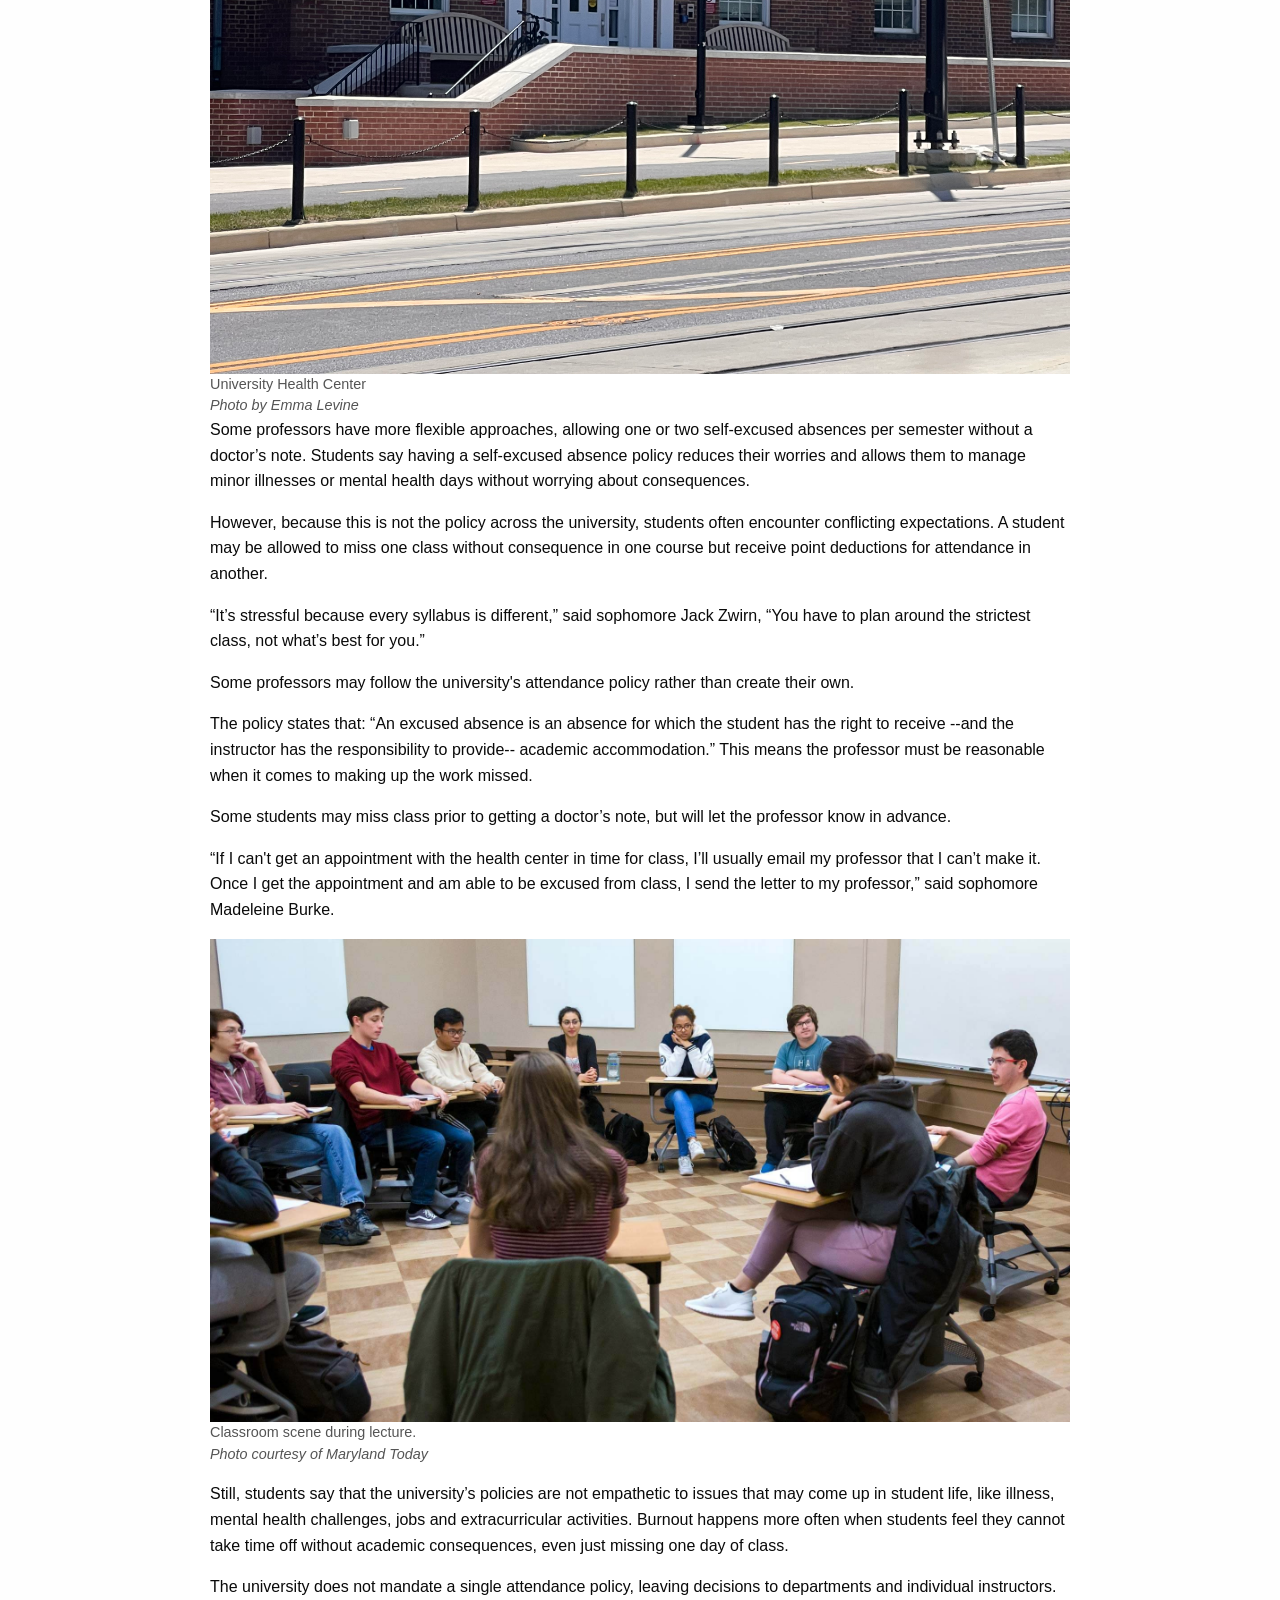
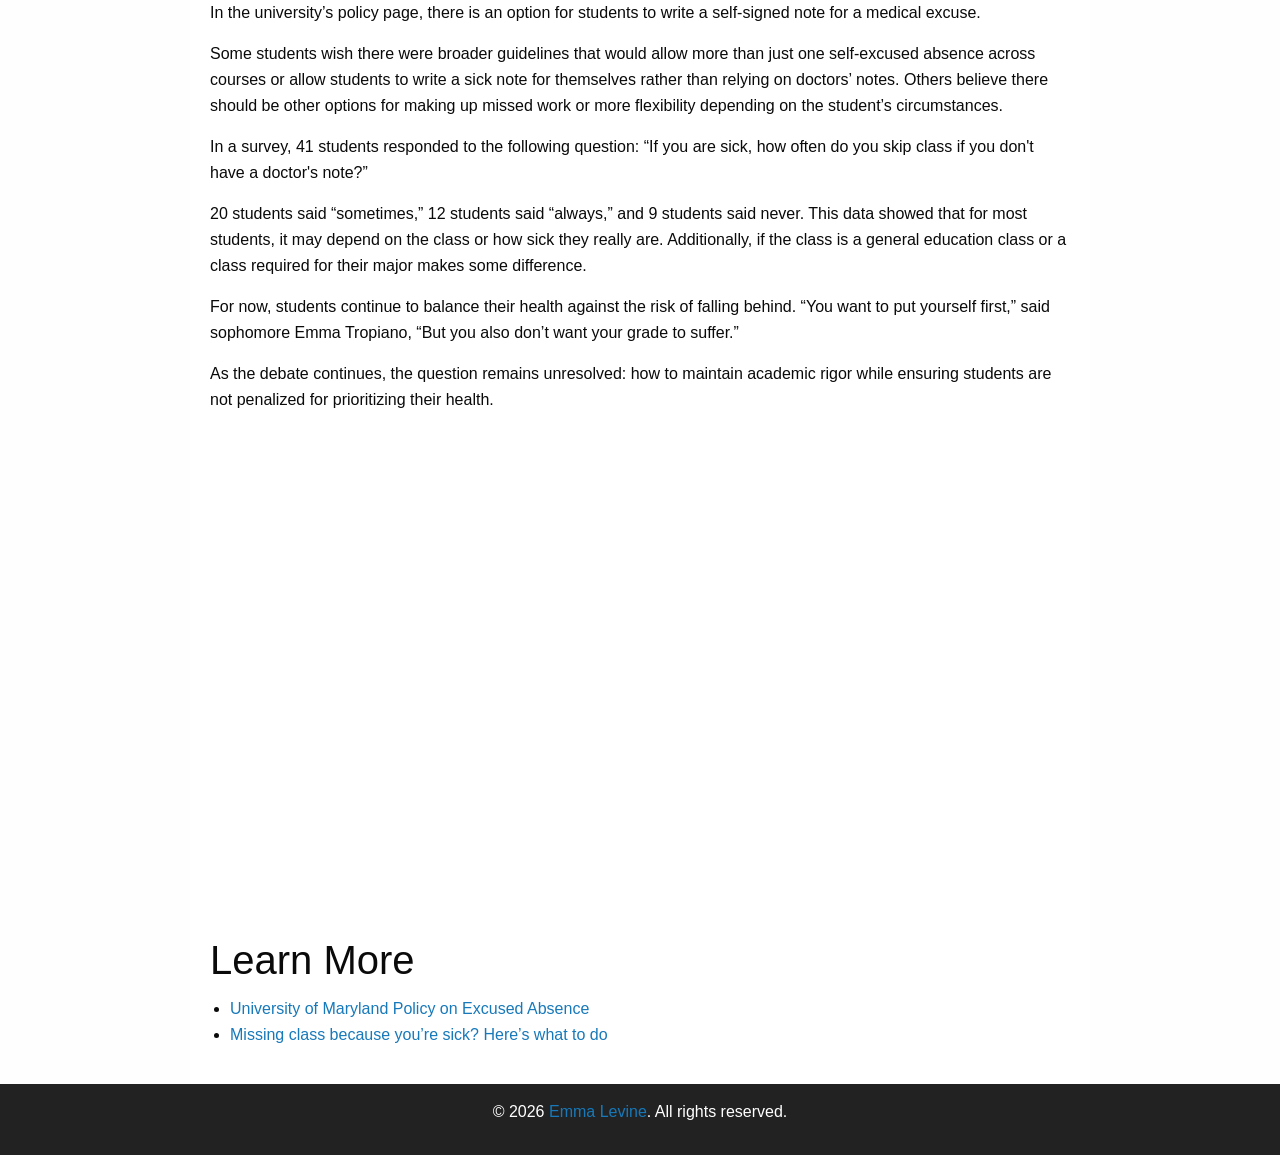
<file: final project/index.html>
<!DOCTYPE html>
<html lang="en">
<head>
    <meta charset="UTF-8">
    <meta name="viewport" content="width=device-width, initial-scale=1.0">
    <title>UMD students trade health for good grades</title>
    <link rel="stylesheet" href="css/app.css">
    <link rel= "stylesheet" href="css/foundation.css">
</head>

<body>

<head>
      <img src="images/banner2.jpg" alt="Website Banner" style="width:100%; height:auto;">
    <p class="byline">By Emma Levine</p>
</head>

<nav>
    <ul>
        <li><a href="#story">Story</a></li>
        <li><a href="#media">Media</a></li>
        <li><a href="#more">More Info</a></li>
    </ul>
</nav>

<main>

<section id="story">
    <p>
      While attendance is not required in every class at the University of Maryland, many students say individual class policies make them feel obligated to attend class while sick to avoid bad grades. </p>
      <p>

  		The university allows professors to set their own attendance rules, creating confusing expectations for students, they say. Some professors do not track attendance, while others incorporate it into the grading system or only allow one self-excused absence. In some classes, students must provide a doctor’s note to receive an excused absence.</p>

      <p> “I would rather go to a class that requires attendance with a cold than try to get a doctor’s note for a sickness that isn’t that serious,” said junior Andrew Parr. </p>

      <p>Students said that it can be difficult to get a doctor’s note, especially for minor illnesses, leading students to attend class sick. University Health Center appointments can be difficult to schedule because of a lack of availability, and off-caxmpus urgent care can require insurance or out-of-pocket payments, which many students try to avoid. </p>

    </p>

    <figure>
        <img src="images/healthcenter.jpeg" alt="Description of photo">
        <figcaption>
            University Health Center <br>
            <span class="credit">Photo by Emma Levine</span>
        </figcaption>
    </figure>

    <p>Some professors have more flexible approaches, allowing one or two self-excused absences per semester without a doctor’s note. Students say having a self-excused absence policy reduces their worries and allows them to manage minor illnesses or mental health days without worrying about consequences.</p>

      <p>However, because this is not the policy across the university, students often encounter conflicting expectations. A student may be allowed to miss one class without consequence in one course but receive point deductions for attendance in another.</p>
      
      <p>“It’s stressful because every syllabus is different,” said sophomore Jack Zwirn, “You have to plan around the strictest class, not what’s best for you.”</p>

      <p>Some professors may follow the university's attendance policy rather than create their own. </p>

      <p>The policy states that: “An excused absence is an absence for which the student has the right to receive --and the instructor has the responsibility to provide-- academic accommodation.” This means the professor must be reasonable when it comes to making up the work missed. </p>

      <p>Some students may miss class prior to getting a doctor’s note, but will let the professor know in advance. </p>

      <p>“If I can't get an appointment with the health center in time for class, I’ll usually email my professor that I can’t make it. Once I get the appointment and am able to be excused from class, I send the letter to my professor,” said sophomore Madeleine Burke.</p>
    </p>

    <figure>
        <img src="images/classroom.jpg" alt="Second image description">
        <figcaption>
            Classroom scene during lecture. <br>
            <span class="credit">Photo courtesy of Maryland Today</span>
        </figcaption>
    </figure>

    <p>
       <p>Still, students say that the university’s policies are not empathetic to issues that may come up in student life, like illness, mental health challenges,  jobs and extracurricular activities. Burnout happens more often when students feel they cannot take time off without academic consequences, even just missing one day of class. </p>

      <p>The university does not mandate a single attendance policy, leaving decisions to departments and individual instructors. In the university’s policy page, there is an option for students to write a self-signed note for a medical excuse. </p>

      <p>Some students wish there were broader guidelines that would allow more than just one self-excused absence across courses or allow students to write a sick note for themselves rather than relying on doctors’ notes. Others believe there should be other options for making up missed work or more flexibility depending on the student’s circumstances.</p>

      <p>In a survey, 41 students responded to the following question: “If you are sick, how often do you skip class if you don't have a doctor's note?” </p>

      <p>20 students said “sometimes,” 12 students said “always,” and 9 students said never. This data showed that for most students, it may depend on the class or how sick they really are. Additionally, if the class is a general education class or a class required for their major makes some difference.  </p>

      <p>For now, students continue to balance their health against the risk of falling behind.
      “You want to put yourself first,” said sophomore Emma Tropiano, “But you also don’t want your grade to suffer.”</p>

      <p>As the debate continues, the question remains unresolved: how to maintain academic rigor while ensuring students are not penalized for prioritizing their health.</p>
    </p>
</section>

<section id="media">
<div class="flourish-embed flourish-hierarchy" data-src="visualisation/28841908"><script src="https://public.flourish.studio/resources/embed.js"></script><noscript><img src="https://public.flourish.studio/visualisation/28841908/thumbnail" width="100%" alt="hierarchy visualization" /></noscript></div>


    <div class="map-container">
       <iframe src="https://www.google.com/maps/embed?pb=!1m18!1m12!1m3!1d3101.230626188857!2d-76.94724065938041!3d38.98723254151589!2m3!1f0!2f0!3f0!3m2!1i1024!2i768!4f13.1!3m3!1m2!1s0x89b7c79df940c2ed%3A0xa49f16c5bd2190ab!2sUMD%20Health%20Center%2C%20Bldg%20140!5e0!3m2!1sen!2sus!4v1778018269067!5m2!1sen!2sus" width="600" height="450" style="border:0;" allowfullscreen="" loading="lazy" referrerpolicy="no-referrer-when-downgrade"></iframe>
    </div>

</section>

<section id="more">
    <h2>Learn More</h2>
    <ul>
        <li><a href="https://policies.umd.edu/student-affairs/university-of-maryland-policy-on-excused-absence" target="_blank">University of Maryland Policy on Excused Absence</a></li>
        <li><a href="https://case.edu/news/missing-class-because-youre-sick-heres-what-do" target="_blank">Missing class because you’re sick? Here’s what to do</a></li>
    </ul>
</section>

</main>

<footer>
    <p>© 2026 <a href="https://yourportfolio.com">Emma Levine</a>. All rights reserved.</p>
</footer>

</body>
</html>
</file>
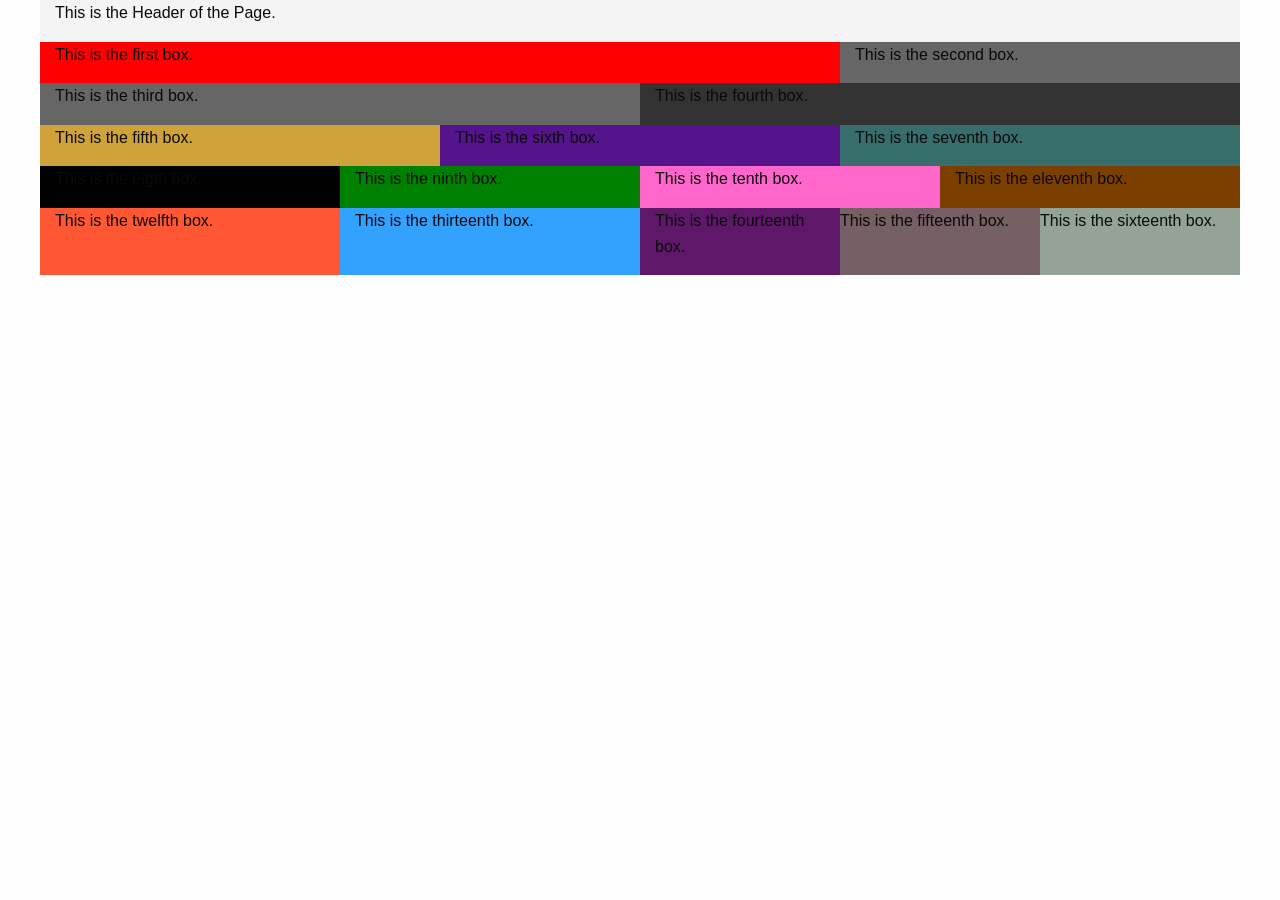
<file: FoundationStarter/index.html>
<!doctype html>
<html class="no-js" lang="en" dir="ltr">
<head>
<meta charset="utf-8">
<meta http-equiv="x-ua-compatible" content="ie=edge">
<meta name="viewport" content="width=device-width, initial-scale=1.0">
<title>Foundation for Sites</title>
<link rel="stylesheet" href="css/foundation.css">
<link rel="stylesheet" href="css/app.css">
</head>
<body>

<div class="grid-container">
<div class="grid-x grid-padding-x">
<div class="large-12 medium-12 small-12 cell leadleft">
<p> This is the Header of the Page. </p>
</div>

<div class= "large-8 medium-6 small-4 cell leadleft firstbox">
<p> This is the first box. </p>
</div>

<div class="large-4 medium-2 small-1 cell leadright secondbox">
<p> This is the second box.</p>
</div>

<div class="large-6 medium-4 small-2 cell thirdbox">
	<p> This is the third box.</p>
</div>

<div class="large-6 medium-4 small-2 cell fourthbox">
	<p>This is the fourth box.</p>
</div>

<div class="large-4 medium-2 small-1 cell fifthbox">
	<p>This is the fifth box.</p>
</div>

<div class="large-4 medium-2 small-1 cell sixthbox">
	<p>This is the sixth box.</p>
</div>

<div class="large-4 medium-2 small-1 cell seventhbox">
	<p>This is the seventh box.</p>
</div>

<div class="large-3 medium-6 small-2 cell eigthbox">
	<p> This is the eigth box.</p>
</div>

<div class="large-3 medium-6 small-2 cell ninthbox">
	<p> This is the ninth box. </p>
</div>

<div class="large-3 medium-6 small-2 cell tenthbox">
	<p> This is the tenth box. </p>
</div>

<div class="large-3 medium 6 small-2 cell eleventhbox">
	<p> This is the eleventh box.</p>
</div>

<div class="large-3 medium-4 small-2 cell twelfthbox">
	<p> This is the twelfth box.</p>
</div>

<div class="large-3 medium-4 small-2 cell thirteenthbox">
	<p> This is the thirteenth box.</p>
</div>

<div class="large-2 medium-4 small-1 cell fourteenthbox">
	<p> This is the fourteenth box.</p>
</div>

<div class="large-2 medium-4 small-1 fifteenthbox">
	<p> This is the fifteenth box.</p>
</div>

<div class="large-2 medium-4 small-2 sixteenthbox">
	<p>This is the sixteenth box.</p>
</div>




<script src="js/vendor/jquery.js"></script>
<script src="js/vendor/what-input.js"></script>
<script src="js/vendor/foundation.js"></script>
<script src="js/app.js"></script>
</body>
</html>
</file>
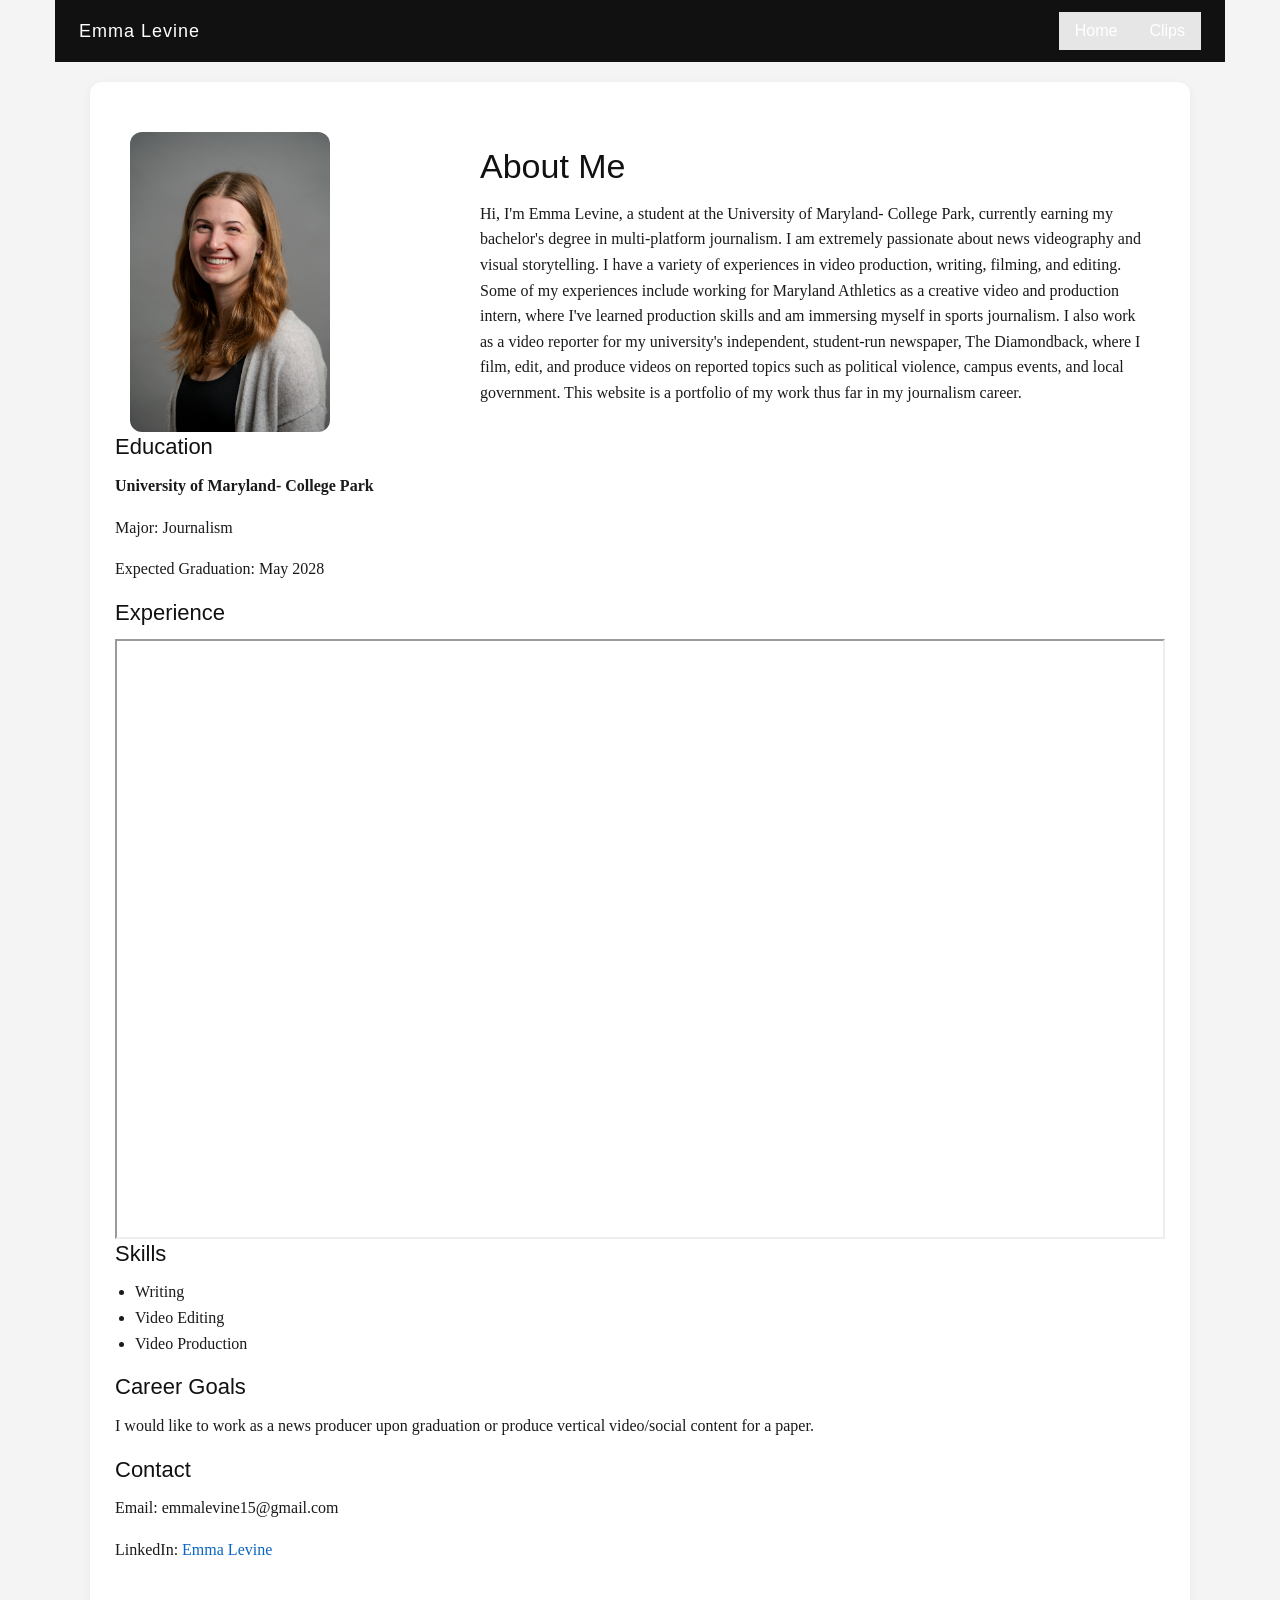
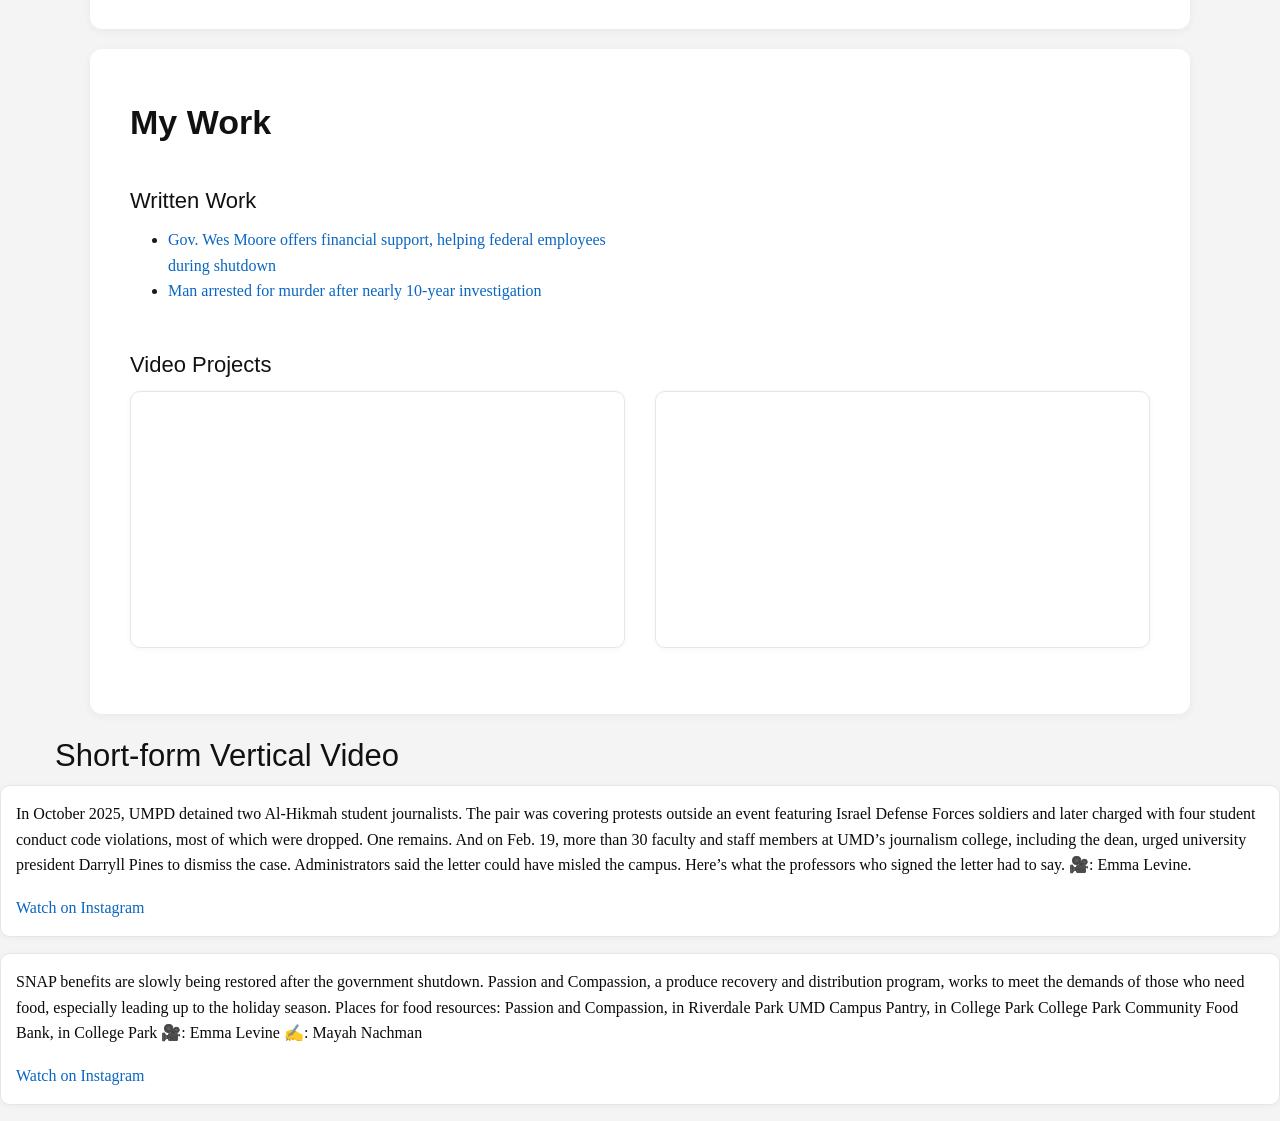
<file: portfolio/index.html>
<head>
  <meta charset="UTF-8">
  <title>Emma Levine | Portfolio</title>


<link rel="stylesheet" href="css/foundation.css">
<link rel="stylesheet" href="css/app.css">

</head>
<body>

<div class="grid-container">

  <div class="top-bar">
    <div class="top-bar-left">
      <h2>Emma Levine</h2>
    </div>

    <div class="top-bar-right">
      <ul class="menu">
        <li><a href="#home">Home</a></li>
        <li><a href="#clips">Clips</a></li>
      </ul>
    </div>
  </div>

  <section id="home">

    <div class="grid-x grid-padding-x align-middle">

      <div class="cell small-12 medium-4 large-4">
        <img src="headshot.png" alt="Headshot" width="200">
      </div>

      <div class="cell small-12 medium-8 large-8">

        <h1>About Me</h1>

        <p>
          Hi, I'm Emma Levine, a student at the University of Maryland- College Park, currently earning my bachelor's degree in multi-platform journalism.

          I am extremely passionate about news videography and visual storytelling. I have a variety of experiences in video production, writing, filming, and editing. Some of my experiences include working for Maryland Athletics as a creative video and production intern, where I've learned production skills and am immersing myself in sports journalism. I also work as a video reporter for my university's independent, student-run newspaper, The Diamondback, where I film, edit, and produce videos on reported topics such as political violence, campus events, and local government.

          This website is a portfolio of my work thus far in my journalism career.
        </p>

      </div>
    </div>

    <h2>Education</h2>
    <p><strong>University of Maryland- College Park</strong></p>
    <p>Major: Journalism</p>
    <p>Expected Graduation: May 2028</p>

    <h2>Experience</h2>
    <iframe src="resume.pdf" width="100%" height="600px"></iframe>

    <h2>Skills</h2>
    <ul>
      <li>Writing</li>
      <li>Video Editing</li>
      <li>Video Production</li>
    </ul>

    <h2>Career Goals</h2>
    <p>I would like to work as a news producer upon graduation or produce vertical video/social content for a paper.</p>

    <h2>Contact</h2>
    <p>Email: emmalevine15@gmail.com</p>
    <p>LinkedIn:
      <a href="https://www.linkedin.com/in/emma-levine-7691661b4/"> Emma Levine</a>
    </p>

  </section>

<section id="clips">
  <div class="grid-x grid-padding-x">

    <div class="cell small-12">
      <h1><strong>My Work</strong></h1>
    </div>

    <div class="cell small-12 medium-6 large-6">
      <h2>Written Work</h2>

      <ul>
        <li>
          <a href="https://www.dcnewsnow.com/news/local-news/maryland/gov-wes-moore-offers-financial-support-helping-federal-employees-during-shutdown/">
            Gov. Wes Moore offers financial support, helping federal employees during shutdown
          </a>
        </li>

        <li>
          <a href="https://www.dcnewsnow.com/news/us-and-world/man-arrested-for-murder-after-nearly-10-year-investigation/">
            Man arrested for murder after nearly 10-year investigation
          </a>
        </li>
      </ul>
    </div>


    <div class="cell small-12">
      <h2>Video Projects</h2>
    </div>

  
    <div class="cell small-12 medium-6 large-6">
      <div class="callout">
        <iframe
          src="https://player.vimeo.com/video/1081996814?title=0&byline=0&portrait=0"
          width="100%" height="225"
          frameborder="0"
          allow="autoplay; fullscreen; picture-in-picture">
        </iframe>
      </div>
    </div>

    <div class="cell small-12 medium-6 large-6">
      <div class="callout">
        <iframe
          src="https://player.vimeo.com/video/1074118784?title=0&byline=0&portrait=0"
          width="100%" height="225"
          frameborder="0"
          allow="autoplay; fullscreen; picture-in-picture">
        </iframe>
      </div>
    </div>

  </div>
</section>

   
 
        <h3>Short-form Vertical Video</h3>
      </div>

      <div class="cell small-12 medium-6 large-6">
        <div class="callout">

          <p>
            In October 2025, UMPD detained two Al-Hikmah student journalists. The pair was covering protests outside an event featuring Israel Defense Forces soldiers and later charged with four student conduct code violations, most of which were dropped. One remains.

            And on Feb. 19, more than 30 faculty and staff members at UMD’s journalism college, including the dean, urged university president Darryll Pines to dismiss the case. Administrators said the letter could have misled the campus. Here’s what the professors who signed the letter had to say.

            🎥: Emma Levine.
          </p>

          <a href="https://www.instagram.com/p/DVgdA8zjseg/" target="_blank">
            Watch on Instagram
          </a>

        </div>
      </div>

      <div class="cell small-12 medium-6 large-6">
        <div class="callout">

          <p>
            SNAP benefits are slowly being restored after the government shutdown. Passion and Compassion, a produce recovery and distribution program, works to meet the demands of those who need food, especially leading up to the holiday season.

            Places for food resources:
            Passion and Compassion, in Riverdale Park
            UMD Campus Pantry, in College Park
            College Park Community Food Bank, in College Park

            🎥: Emma Levine
            ✍️: Mayah Nachman
          </p>

          <a href="https://www.instagram.com/p/DRfIgCJjq19/" target="_blank">
            Watch on Instagram
          </a>

        </div>
      </div>

    </div>
  </section>

</div>


</body>
</html>
</file>
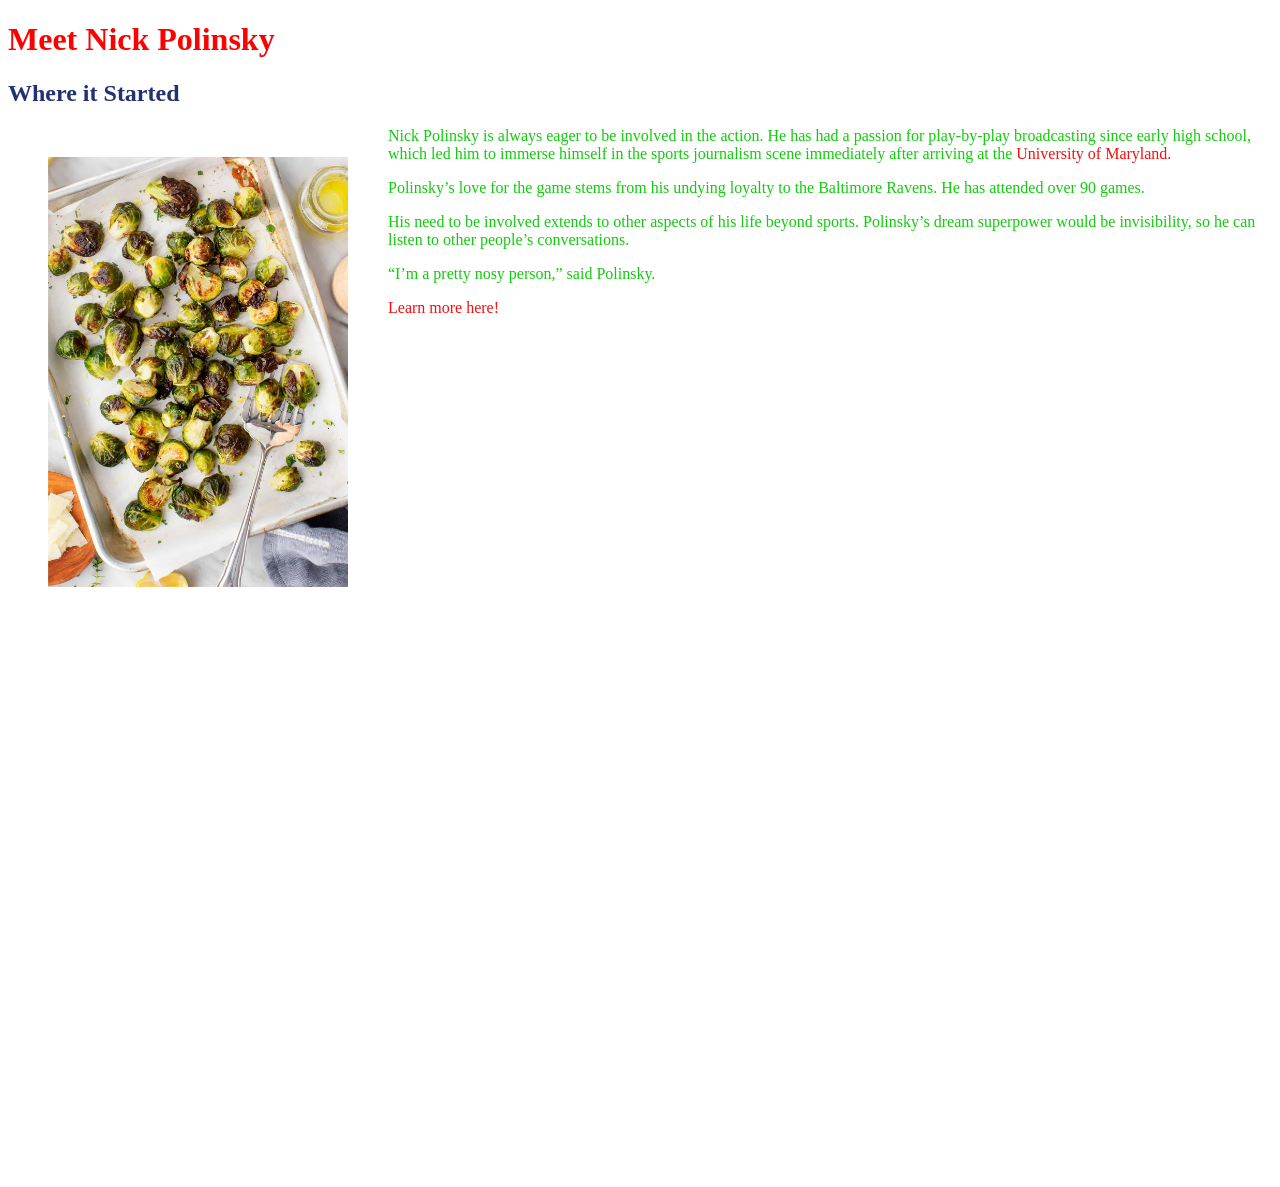
<file: Starter/index.html>
<!doctype html>

<html lang="en">

<head>
  <meta charset="utf-8">
  <title>Meet Nick Polinsky</title>
  <meta name="description" content="This is the description that search engines will display. Aim for 145-155 characters.">
  <meta name="author" content="Insert the content author or owner name here">

  <!-- Link to your JS file -->
  <script src="scripts/script.js"></script>

  <!-- Link to your CSS file -->
  <link rel="stylesheet" href="css/style.css">

</head>

<h1>Meet Nick Polinsky</h1>

<h2>Where it Started</h2>
<img src="images/brussel-sprouts.jpg" width="300" align = "left" class="leadPhoto">
<p> Nick Polinsky is always eager to be involved in the action. He has had a passion for play-by-play broadcasting since early high school, which led him to immerse himself in the sports journalism scene immediately after arriving at the <a href= "https://umd.edu/" target= "_blank">University of Maryland.</a>  <p>

<p>Polinsky’s love for the game stems from his undying loyalty to the Baltimore Ravens. He has attended over 90 games. <p>

<p>His need to be involved extends to other aspects of his life beyond sports. Polinsky’s dream superpower would be invisibility, so he can listen to other people’s conversations. <p>

“I’m a pretty nosy person,” said Polinsky. <p>

  <a href= "https://umd.edu/" target= "_blank">Learn more here!</a>


<body>
</body>

</html>
</file>
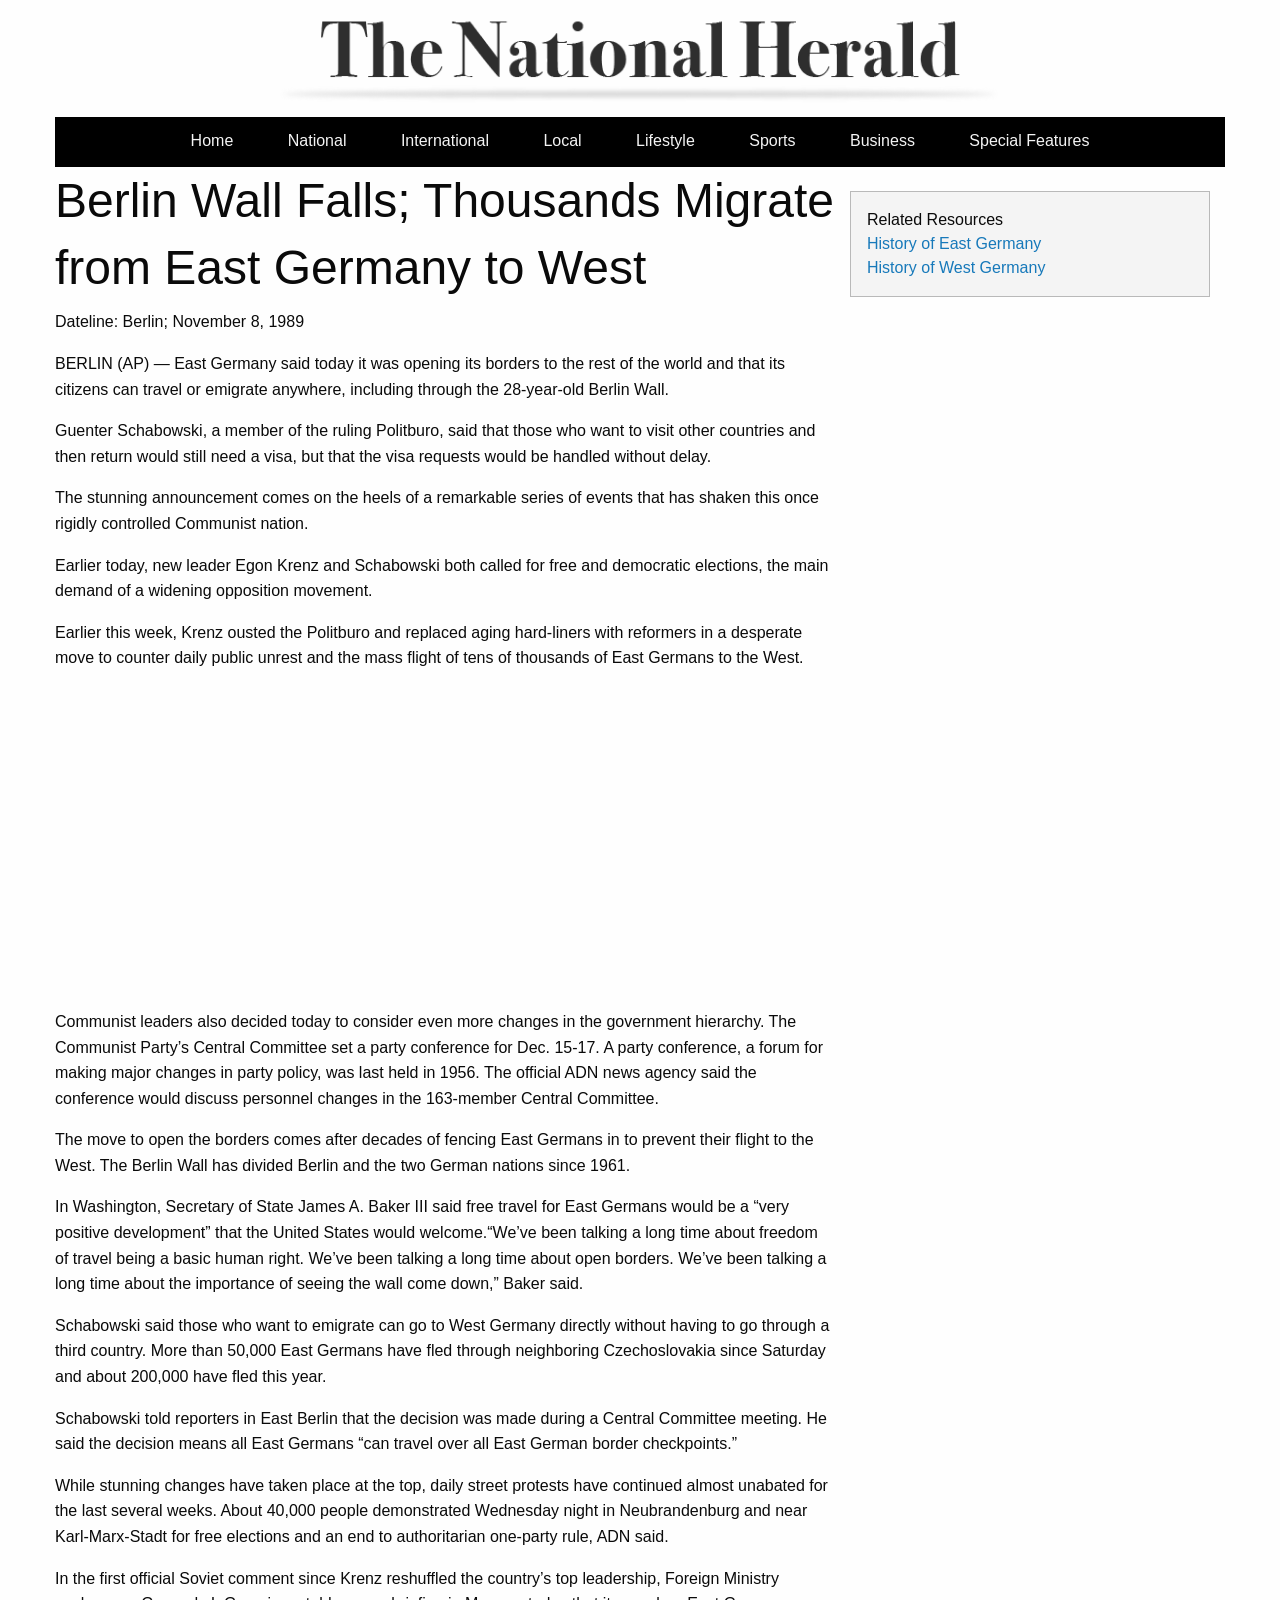
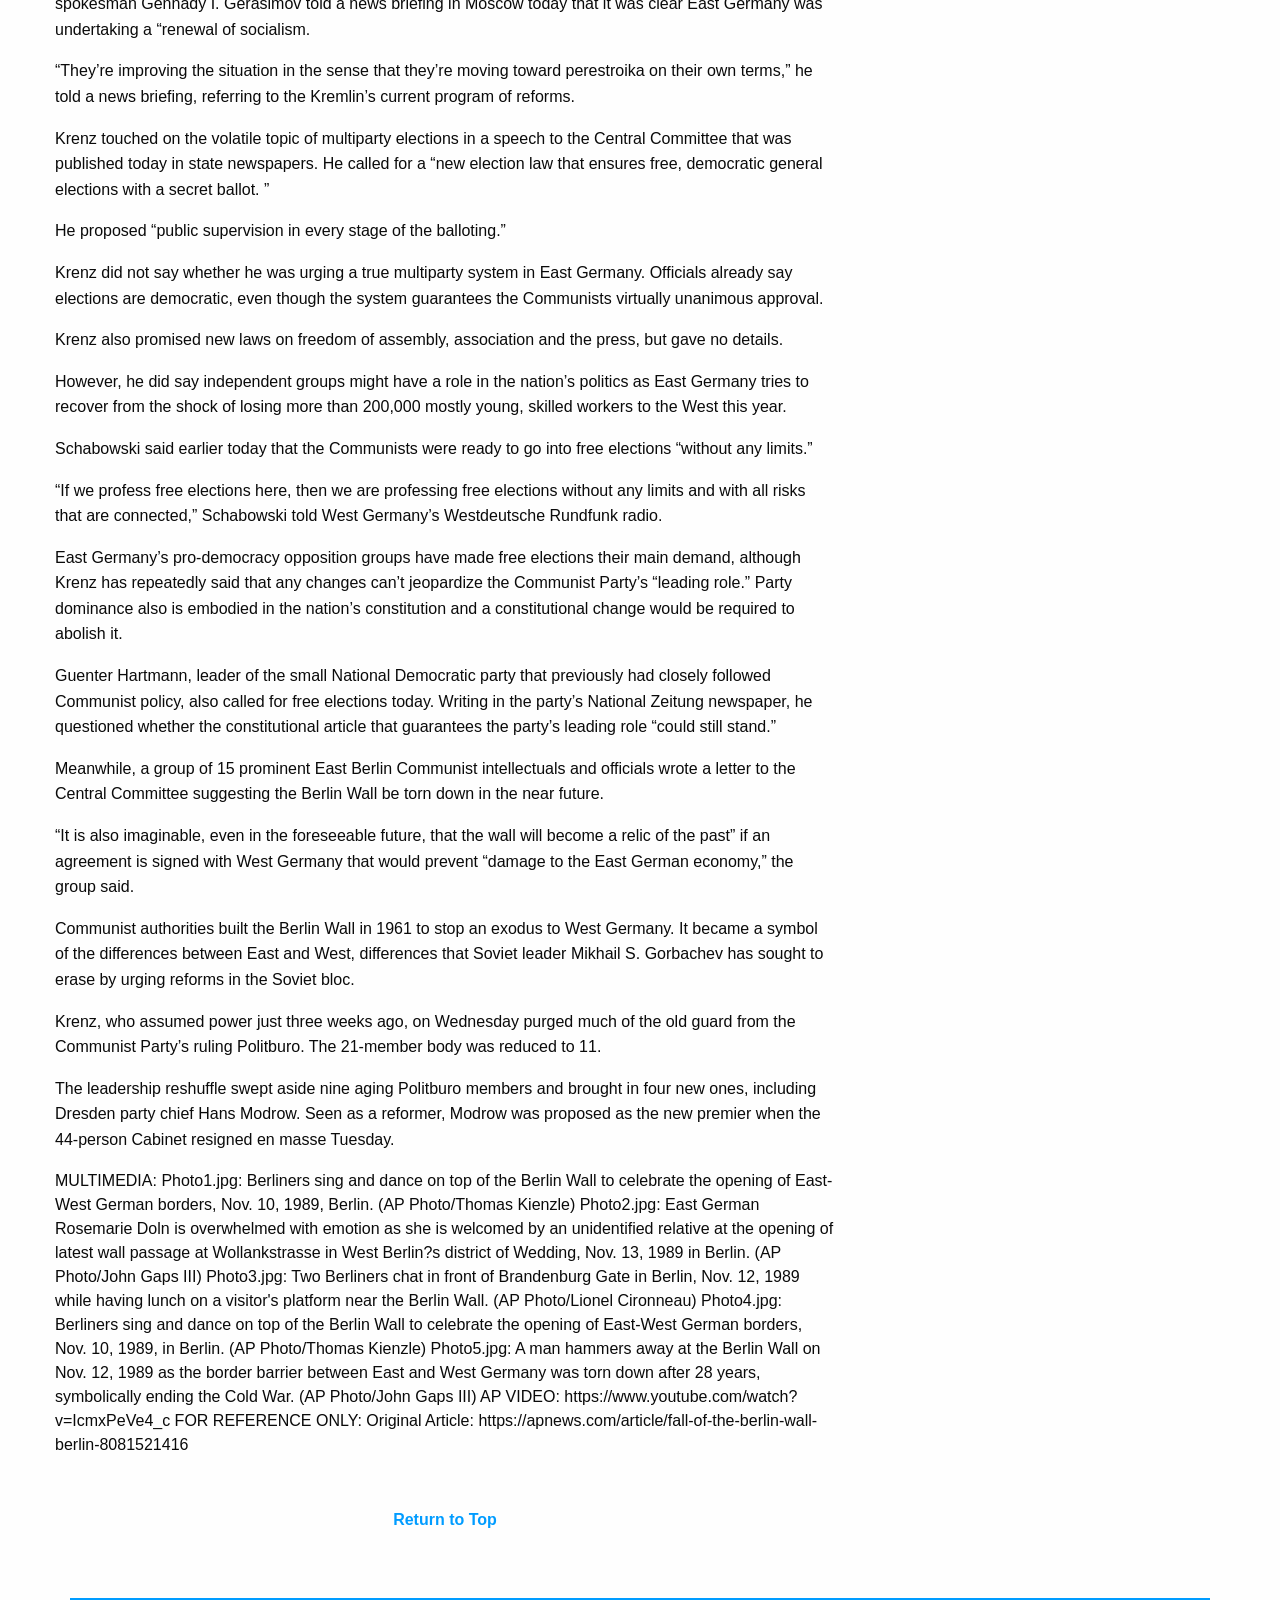
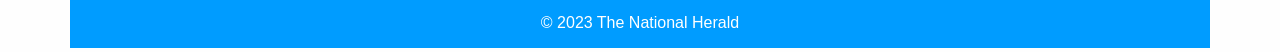
<file: Berlin/HTMLTemplate/index.html>
<!doctype html>
<html class="no-js" lang="en" dir="ltr">
<head>
<meta charset="utf-8">
<meta http-equiv="x-ua-compatible" content="ie=edge">
<meta name="viewport" content="width=device-width, initial-scale=1.0">
<title>Berlin Wall Falls; Thousands Migrate from East germany to West | The National Herald</title>
<link rel="stylesheet" href="css/foundation.css">
<link rel="stylesheet" href="css/app.css">


<!-- FILL OUT META TAGS! -->
<meta name="description" content="">
<meta name="author" content="The National Herald">

<!--TWITTER SUMMARY CARD-->
<meta name="twitter:card" content="summary_large_image">
<meta name="twitter:title" content="Headline Headline Headline">

<!--OPEN GRAPH CARD-->
<meta property="og:title" content="Headline Headline Headline">
<meta property="og:site_name" content="The National Herald">
<meta property="og:url" content="TBD">
<meta property="og:description" content="Lead Graph Goes Here.">
<meta property="og:type" content="website">
<meta property="og:image" content="TBD">

</head>
<body>

<!-- RETURN TO TOP -->
<a name="top"></a>
<!-- END RETURN TO TOP -->

<!-- SITE BRANDING -->
<div class="grid-container">
<div class="grid-x grid-padding-x">
<div class="large-12 cell">

<img src= "images/tnh_branding.png" 
</div>
</div>
</div>
<!-- END SITE BRANDING -->

<!-- NAV BAR -->
<div class="grid-container fluid navStyle">
<div class="grid-x grid-padding-x">
<div class="large-12 cell">
<a href="#" class="navItem">Home</a>
<a href="#" class="navItem">National</a>
<a href="#" class="navItem">International</a>
<a href="#" class="navItem">Local</a>
<a href="#" class="navItem">Lifestyle</a>
<a href="#" class="navItem">Sports</a>
<a href="#" class="navItem">Business</a>
<a href="#" class="navItem">Special Features</a>
</div>
</div>
</div>
<!-- END NAV BAR -->



<!-- BODY COPY -->
<div class="grid-container">
<div class= "grid-x grid-padding-x" >
<div class= "large-8 medium-8 small-12">
<h1>Berlin Wall Falls; Thousands Migrate from East Germany to West</h1>

<p> Dateline: Berlin; November 8, 1989</p>


<p>
BERLIN (AP) — East Germany said today it was opening its borders to the rest of the world and that its citizens can travel or emigrate anywhere, including through the 28-year-old Berlin Wall.
</p><p>
Guenter Schabowski, a member of the ruling Politburo, said that those who want to visit other countries and then return would still need a visa, but that the visa requests would be handled without delay.
</p><p>
The stunning announcement comes on the heels of a remarkable series of events that has shaken this once rigidly controlled Communist nation.
</p><p>
Earlier today, new leader Egon Krenz and Schabowski both called for free and democratic elections, the main demand of a widening opposition movement.
</p><p>
Earlier this week, Krenz ousted the Politburo and replaced aging hard-liners with reformers in a desperate move to counter daily public unrest and the mass flight of tens of thousands of East Germans to the West.
</p>

<iframe width="560" height="315" 
src="https://www.youtube.com/watch?v=IcmxPeVe4_c" 
title="YouTube video player" 
frameborder="0" 
allowfullscreen>
</iframe>

<p>
Communist leaders also decided today to consider even more changes in the government hierarchy. The Communist Party’s Central Committee set a party conference for Dec. 15-17. A party conference, a forum for making major changes in party policy, was last held in 1956. The official ADN news agency said the conference would discuss personnel changes in the 163-member Central Committee.
</p><p>
The move to open the borders comes after decades of fencing East Germans in to prevent their flight to the West. The Berlin Wall has divided Berlin and the two German nations since 1961.
</p><p>
In Washington, Secretary of State James A. Baker III said free travel for East Germans would be a “very positive development” that the United States would welcome.“We’ve been talking a long time about freedom of travel being a basic human right. We’ve been talking a long time about open borders. We’ve been talking a long time about the importance of seeing the wall come down,” Baker said.
</p><p>
Schabowski said those who want to emigrate can go to West Germany directly without having to go through a third country. More than 50,000 East Germans have fled through neighboring Czechoslovakia since Saturday and about 200,000 have fled this year.
</p><p>
Schabowski told reporters in East Berlin that the decision was made during a Central Committee meeting. He said the decision means all East Germans “can travel over all East German border checkpoints.”
</p><p>
While stunning changes have taken place at the top, daily street protests have continued almost unabated for the last several weeks. About 40,000 people demonstrated Wednesday night in Neubrandenburg and near Karl-Marx-Stadt for free elections and an end to authoritarian one-party rule, ADN said.
</p><p>
In the first official Soviet comment since Krenz reshuffled the country’s top leadership, Foreign Ministry spokesman Gennady I. Gerasimov told a news briefing in Moscow today that it was clear East Germany was undertaking a “renewal of socialism.
</p><p>
“They’re improving the situation in the sense that they’re moving toward perestroika on their own terms,” he told a news briefing, referring to the Kremlin’s current program of reforms.
</p><p>
Krenz touched on the volatile topic of multiparty elections in a speech to the Central Committee that was published today in state newspapers. He called for a “new election law that ensures free, democratic general elections with a secret ballot. ”
</p><p>
He proposed “public supervision in every stage of the balloting.”
</p><p>
Krenz did not say whether he was urging a true multiparty system in East Germany. Officials already say elections are democratic, even though the system guarantees the Communists virtually unanimous approval.
</p><p>
Krenz also promised new laws on freedom of assembly, association and the press, but gave no details.
</p><p>
However, he did say independent groups might have a role in the nation’s politics as East Germany tries to recover from the shock of losing more than 200,000 mostly young, skilled workers to the West this year.
</p><p>
Schabowski said earlier today that the Communists were ready to go into free elections “without any limits.”
</p><p>
“If we profess free elections here, then we are professing free elections without any limits and with all risks that are connected,” Schabowski told West Germany’s Westdeutsche Rundfunk radio.
</p><p>
East Germany’s pro-democracy opposition groups have made free elections their main demand, although Krenz has repeatedly said that any changes can’t jeopardize the Communist Party’s “leading role.” Party dominance also is embodied in the nation’s constitution and a constitutional change would be required to abolish it.
</p><p>
Guenter Hartmann, leader of the small National Democratic party that previously had closely followed Communist policy, also called for free elections today. Writing in the party’s National Zeitung newspaper, he questioned whether the constitutional article that guarantees the party’s leading role “could still stand.”
</p><p>
Meanwhile, a group of 15 prominent East Berlin Communist intellectuals and officials wrote a letter to the Central Committee suggesting the Berlin Wall be torn down in the near future.
</p><p>
“It is also imaginable, even in the foreseeable future, that the wall will become a relic of the past” if an agreement is signed with West Germany that would prevent “damage to the East German economy,” the group said.
</p><p>
Communist authorities built the Berlin Wall in 1961 to stop an exodus to West Germany. It became a symbol of the differences between East and West, differences that Soviet leader Mikhail S. Gorbachev has sought to erase by urging reforms in the Soviet bloc.
</p><p>
Krenz, who assumed power just three weeks ago, on Wednesday purged much of the old guard from the Communist Party’s ruling Politburo. The 21-member body was reduced to 11.
</p><p>
The leadership reshuffle swept aside nine aging Politburo members and brought in four new ones, including Dresden party chief Hans Modrow. Seen as a reformer, Modrow was proposed as the new premier when the 44-person Cabinet resigned en masse Tuesday.
</p>

MULTIMEDIA:

Photo1.jpg: Berliners sing and dance on top of the Berlin Wall to celebrate the opening of East-West German borders, Nov. 10, 1989, Berlin. (AP Photo/Thomas Kienzle)


Photo2.jpg: East German Rosemarie Doln is overwhelmed with emotion as she is welcomed by an unidentified relative at the opening of latest wall passage at Wollankstrasse in West Berlin?s district of Wedding, Nov. 13, 1989 in Berlin. (AP Photo/John Gaps III)


Photo3.jpg: Two Berliners chat in front of Brandenburg Gate in Berlin, Nov. 12, 1989 while having lunch on a visitor's platform near the Berlin Wall. (AP Photo/Lionel Cironneau)


Photo4.jpg: Berliners sing and dance on top of the Berlin Wall to celebrate the opening of East-West German borders, Nov. 10, 1989, in Berlin. (AP Photo/Thomas Kienzle)

Photo5.jpg:  A man hammers away at the Berlin Wall on Nov. 12, 1989 as the border barrier between East and West Germany was torn down after 28 years, symbolically ending the Cold War. (AP Photo/John Gaps III)

AP VIDEO: https://www.youtube.com/watch?v=IcmxPeVe4_c


FOR REFERENCE ONLY: Original Article: https://apnews.com/article/fall-of-the-berlin-wall-berlin-8081521416

</p>


<p class="rtt"><a href="#top">Return to Top</a></p>
</div>
<div class= "large-4 medium-4 small-12 cell">
	<br>
<div class= "callout"> Related Resources 
	<br>
<a href= "https://en.wikipedia.org/wiki/East_Germany" target= "_blank"> History of East Germany</a>
<br>
<a href= "https://en.wikipedia.org/wiki/West_Germany" target= "_blank"> History of West Germany</a>
</div>


</div>
</div>
<!-- END BODY COPY -->

<!-- FOOTER BAR -->
<!-- NAV BAR -->
<div class="grid-container fluid footerStyle">
<div class="grid-x grid-padding-x">
<div class="large-12 cell">
<p>&copy; 2023 The National Herald</p>
</div>
</div>
</div>
<!-- END NAV BAR -->

<script src="js/vendor/jquery.js"></script>
<script src="js/vendor/what-input.js"></script>
<script src="js/vendor/foundation.js"></script>
<script src="js/app.js"></script>
</body>
</html>
</file>
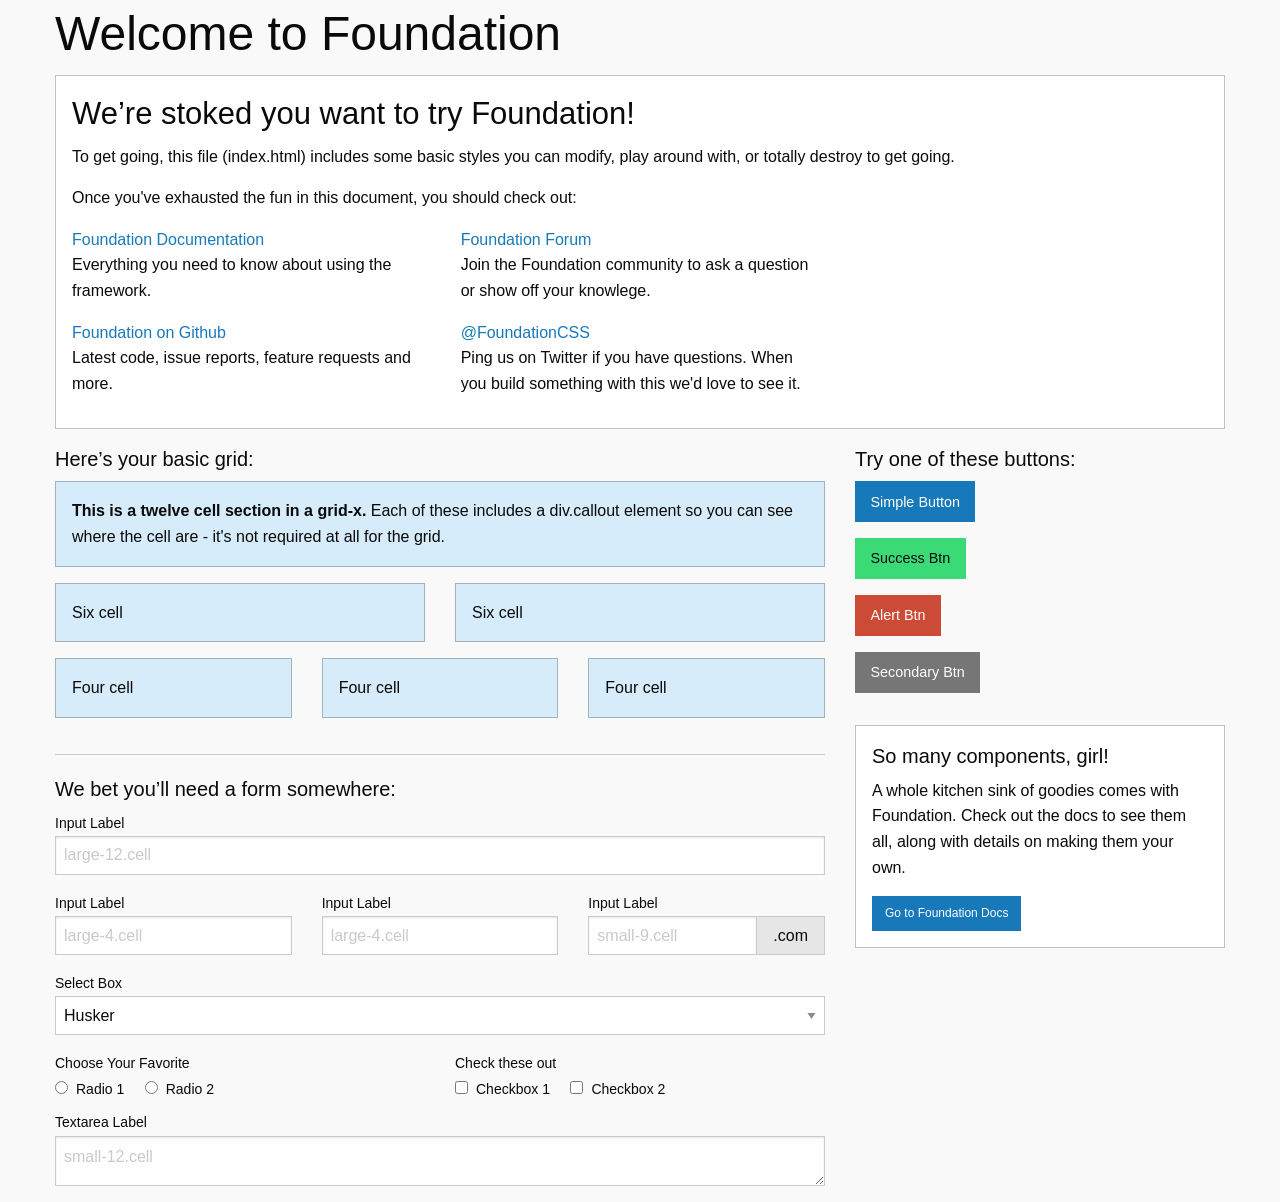
<file: beta website/index_use-for-reference-only.html>
<!doctype html>
<html class="no-js" lang="en" dir="ltr">
  <head>
    <meta charset="utf-8">
    <meta http-equiv="x-ua-compatible" content="ie=edge">
    <meta name="viewport" content="width=device-width, initial-scale=1.0">
    <title>Foundation for Sites</title>
    <link rel="stylesheet" href="css/foundation.css">
    <link rel="stylesheet" href="css/app.css">
  </head>
<body>

    <div class="grid-container">
      <div class="grid-x grid-padding-x">
        <div class="large-12 cell">
          <h1>Welcome to Foundation</h1>
        </div>
      </div>

      <div class="grid-x grid-padding-x">
        <div class="large-12 cell">
          <div class="callout">
            <h3>We&rsquo;re stoked you want to try Foundation! </h3>
            <p>To get going, this file (index.html) includes some basic styles you can modify, play around with, or totally destroy to get going.</p>
            <p>Once you've exhausted the fun in this document, you should check out:</p>
            <div class="grid-x grid-padding-x">
              <div class="large-4 medium-4 cell">
                <p><a href="https://get.foundation/sites/docs/">Foundation Documentation</a><br />Everything you need to know about using the framework.</p>
              </div>
              <div class="large-4 medium-4 cell">
                <p><a href="https://github.com/foundation/foundation-sites/discussions">Foundation Forum</a><br />Join the Foundation community to ask a question or show off your knowlege.</p>
              </div>
            </div>
            <div class="grid-x grid-padding-x">
              <div class="large-4 medium-4 medium-push-2 cell">
                <p><a href="https://github.com/foundation/foundation-sites">Foundation on Github</a><br />Latest code, issue reports, feature requests and more.</p>
              </div>
              <div class="large-4 medium-4 medium-pull-2 cell">
                <p><a href="https://twitter.com/FoundationCSS">@FoundationCSS</a><br />Ping us on Twitter if you have questions. When you build something with this we'd love to see it.</p>
              </div>
            </div>
          </div>
        </div>
      </div>

      <div class="grid-x grid-padding-x">
        <div class="large-8 medium-8 cell">
          <h5>Here&rsquo;s your basic grid:</h5>
          <!-- Grid Example -->

          <div class="grid-x grid-padding-x">
            <div class="large-12 cell">
              <div class="primary callout">
                <p><strong>This is a twelve cell section in a grid-x.</strong> Each of these includes a div.callout element so you can see where the cell are - it's not required at all for the grid.</p>
              </div>
            </div>
          </div>
          <div class="grid-x grid-padding-x">
            <div class="large-6 medium-6 cell">
              <div class="primary callout">
                <p>Six cell</p>
              </div>
            </div>
            <div class="large-6 medium-6 cell">
              <div class="primary callout">
                <p>Six cell</p>
              </div>
            </div>
          </div>
          <div class="grid-x grid-padding-x">
            <div class="large-4 medium-4 small-4 cell">
              <div class="primary callout">
                <p>Four cell</p>
              </div>
            </div>
            <div class="large-4 medium-4 small-4 cell">
              <div class="primary callout">
                <p>Four cell</p>
              </div>
            </div>
            <div class="large-4 medium-4 small-4 cell">
              <div class="primary callout">
                <p>Four cell</p>
              </div>
            </div>
          </div>

          <hr />

          <h5>We bet you&rsquo;ll need a form somewhere:</h5>
          <form>
            <div class="grid-x grid-padding-x">
              <div class="large-12 cell">
                <label>Input Label</label>
                <input type="text" placeholder="large-12.cell" />
              </div>
            </div>
            <div class="grid-x grid-padding-x">
              <div class="large-4 medium-4 cell">
                <label>Input Label</label>
                <input type="text" placeholder="large-4.cell" />
              </div>
              <div class="large-4 medium-4 cell">
                <label>Input Label</label>
                <input type="text" placeholder="large-4.cell" />
              </div>
              <div class="large-4 medium-4 cell">
                <div class="grid-x">
                  <label>Input Label</label>
                  <div class="input-group">
                    <input type="text" placeholder="small-9.cell" class="input-group-field" />
                    <span class="input-group-label">.com</span>
                  </div>
                </div>
              </div>
            </div>
            <div class="grid-x grid-padding-x">
              <div class="large-12 cell">
                <label>Select Box</label>
                <select>
                  <option value="husker">Husker</option>
                  <option value="starbuck">Starbuck</option>
                  <option value="hotdog">Hot Dog</option>
                  <option value="apollo">Apollo</option>
                </select>
              </div>
            </div>
            <div class="grid-x grid-padding-x">
              <div class="large-6 medium-6 cell">
                <label>Choose Your Favorite</label>
                <input type="radio" name="pokemon" value="Red" id="pokemonRed"><label for="pokemonRed">Radio 1</label>
                <input type="radio" name="pokemon" value="Blue" id="pokemonBlue"><label for="pokemonBlue">Radio 2</label>
              </div>
              <div class="large-6 medium-6 cell">
                <label>Check these out</label>
                <input id="checkbox1" type="checkbox"><label for="checkbox1">Checkbox 1</label>
                <input id="checkbox2" type="checkbox"><label for="checkbox2">Checkbox 2</label>
              </div>
            </div>
            <div class="grid-x grid-padding-x">
              <div class="large-12 cell">
                <label>Textarea Label</label>
                <textarea placeholder="small-12.cell"></textarea>
              </div>
            </div>
          </form>
        </div>

        <div class="large-4 medium-4 cell">
          <h5>Try one of these buttons:</h5>
          <p><a href="#" class="button">Simple Button</a><br/>
            <a href="#" class="success button">Success Btn</a><br/>
            <a href="#" class="alert button">Alert Btn</a><br/>
            <a href="#" class="secondary button">Secondary Btn</a></p>
          <div class="callout">
            <h5>So many components, girl!</h5>
            <p>A whole kitchen sink of goodies comes with Foundation. Check out the docs to see them all, along with details on making them your own.</p>
            <a href="https://get.foundation/sites/docs/" class="small button">Go to Foundation Docs</a>
          </div>
        </div>
      </div>
    </div>


    <script src="js/vendor/jquery.js"></script>
    <script src="js/vendor/what-input.js"></script>
    <script src="js/vendor/foundation.js"></script>
    <script src="js/app.js"></script>
  </body>
</html>
</file>
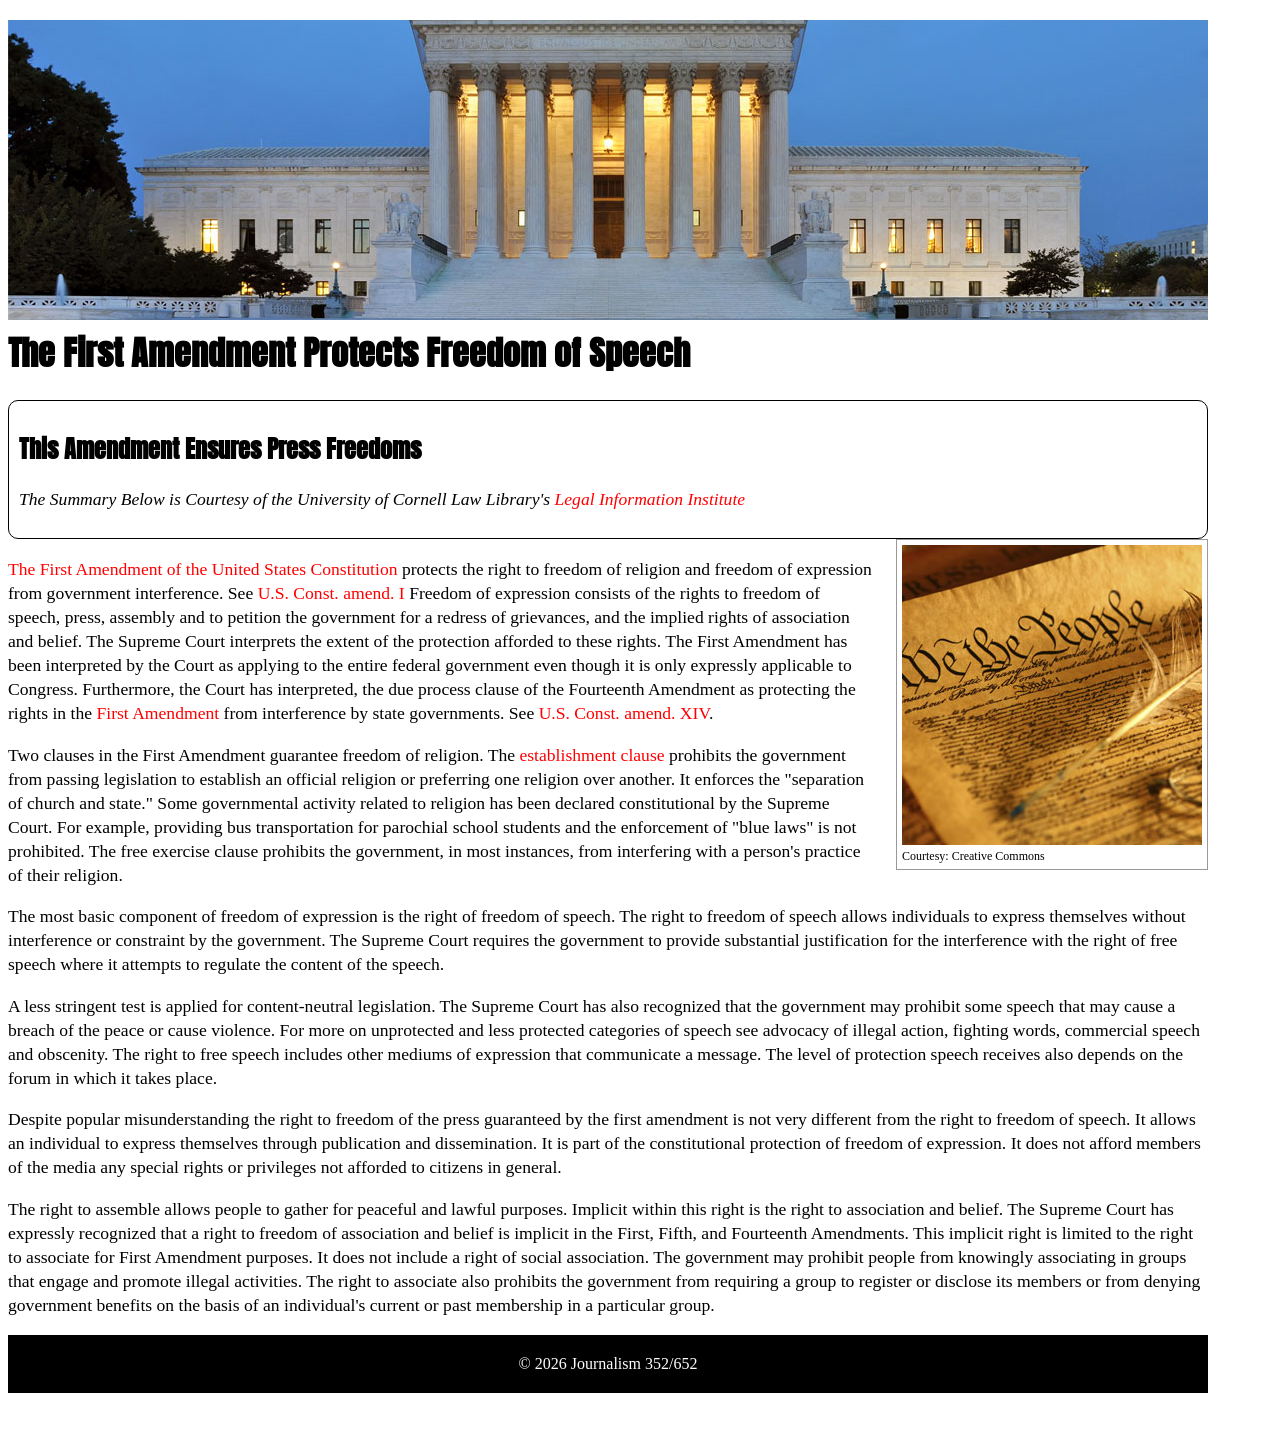
<file: Broken/debug.html>
<!doctype html>
<html class="no-js" lang="en" dir="ltr">
<head>
<meta charset="utf-8">
<meta http-equiv="x-ua-compatible" content="ie=edge">
<meta name="viewport" content="width=device-width, initial-scale=1.0">
<title> The First Amendment Protects Freedom of Speech </title>
<link rel="stylesheet" href="css/style.css">
<link href="https://fonts.googleapis.com/css?family=Anton|Bitter" rel="stylesheet">


</head>
<body>

<div class="contentContainer">

<img src="images/supremeCourt.jpg" style="wide:100%; border:0; margin:0 0 -20px 0"><br>
<h1>The First Amendment Protects Freedom of Speech</h1>


<div class="citation">
<h2>This Amendment Ensures Press Freedoms</h2>
<p><em>The Summary Below is Courtesy of the University of Cornell Law Library's <a href="www.law.cornell.edu/constitution/first_amendment" target="_blank">Legal Information Institute</a></em> </p>
</div>


<div class=photoRight><img src="images/wethepeople.jpg" alt="U.S. Constitution"><br>
Courtesy: Creative Commons</div>

<p>
<a href="http://www.law.cornell.edu/constitution/constitution.billofrights.html.amendmenti" target="blank">The First Amendment of the United States Constitution</a> protects the right to freedom of religion and freedom of expression from government interference. See <a href="http://www.law.cornell.edu/constitution/constitution.billofrights.html#amendmenti"> U.S. Const. amend. I </a> Freedom of expression consists of the rights to freedom of speech, press, assembly and to petition the government for a redress of grievances, and the implied rights of association and belief. The Supreme Court interprets the extent of the protection afforded to these rights. The First Amendment has been interpreted by the Court as applying to the entire federal government even though it is only expressly applicable to Congress. Furthermore, the Court has interpreted, the due process clause of the Fourteenth Amendment as protecting the rights in the <a href="http://www.law.cornell.edu/constitution/constitution.billofrights.html#amendmenti">First Amendment</a> from interference by state governments. See <a href="http://www.law.cornell.edu/constitution/constitution.billofrights.html#amendmentxiv">U.S. Const. amend. XIV</a>. </p>

<p>
Two clauses in the First Amendment guarantee freedom of religion. The <a href="http://topics.law.cornell.edu/wex/establishment_clause" target="_blank">establishment clause<a> prohibits the government from passing legislation to establish an official religion or preferring one religion over another. It enforces the "separation of church and state." Some governmental activity related to religion has been declared constitutional by the Supreme Court. For example, providing bus transportation for parochial school students and the enforcement of "blue laws" is not prohibited. The free exercise clause prohibits the government, in most instances, from interfering with a person's practice of their religion.
</p>

<p>
The most basic component of freedom of expression is the right of freedom of speech. The right to freedom of speech allows individuals to express themselves without interference or constraint by the government. The Supreme Court requires the government to provide substantial justification for the interference with the right of free speech where it attempts to regulate the content of the speech.</p>


<p>A less stringent test is applied for content-neutral legislation. The Supreme Court has also recognized that the government may prohibit some speech that may cause a breach of the peace or cause violence. For more on unprotected and less protected categories of speech see advocacy of illegal action, fighting words, commercial speech and obscenity. The right to free speech includes other mediums of expression that communicate a message.  The level of protection speech receives also depends on the forum in which it takes place.</p>   


<p>Despite popular misunderstanding the right to freedom of the press guaranteed by the first amendment is not very different from the right to freedom of speech. It allows an individual to express themselves through publication and dissemination. It is part of the constitutional protection of freedom of expression. It does not afford members of the media any special rights or privileges not afforded to citizens in general.</p>

<p>The right to assemble allows people to gather for peaceful and lawful purposes. Implicit within this right is the right to association and belief. The Supreme Court has expressly recognized that a right to freedom of association and belief is implicit in the <a hre"http://www.law.cornell.edu/constitution/constitution.table.html#amendments" target="_blank">First, Fifth, and Fourteenth Amendments</a>. This implicit right is limited to the right to associate for First Amendment purposes. It does not include a right of social association. The government may prohibit people from knowingly associating in groups that engage and promote illegal activities. The right to associate also prohibits the government from requiring a group to register or disclose its members or from denying government benefits on the basis of an individual's current or past membership in a particular group.</p>



<div class="footerStyle">&copy; 2026 Journalism 352/652<div>
</div>
</div>
<br><br>


</body>
</html>
</file>
<file: beta website/css/app.css>
body {
    font-family: Arial, sans-serif;
    margin: 0;
    line-height: 1.6;
    background-color: #f9f9f9;
}

.byline {
    font-style: italic;
}

nav {
    background: #444;
}

nav ul {
    display: flex;
    justify-content: center;
    list-style: none;
    margin: 0;
    padding: 10px;
}

nav ul li {
    margin: 0 15px;
}

nav a {
    color: white;
    text-decoration: none;
}

main {
    max-width: 900px;
    margin: auto;
    padding: 20px;
    background: white;
}

figure {
    margin: 20px 0;
}

figure img {
    width: 100%;
    height: auto;
}

figcaption {
    font-size: 0.9em;
    color: #555;
}

.credit {
    font-style: italic;
}

.video-container,
.map-container {
    position: relative;
    padding-bottom: 56.25%;
    height: 0;
    margin-bottom: 20px;
}

.video-container iframe,
.map-container iframe {
    position: absolute;
    width: 100%;
    height: 100%;
}

footer {
    text-align: center;
    padding: 15px;
    background: #222;
    color: white;
}

@media (max-width: 768px) {
    nav ul {
        flex-direction: column;
        text-align: center;
    }
}

@media (max-width: 480px) {
    .banner {
        padding: 30px 10px;
    }

    h1 {
        font-size: 1.5em;
    }

    main {
        padding: 10px;
    }
}
</file>
<file: Broken/css/app.css>
body {
	font-family: 'Nunito', sans-serif;
}

/* BRANDING BAR STYLES */
.brandingBar {
background-color:#f4f4f4;
}
.brandingBarLeft {
text-align:left;
}
.brandingBarRight {
text-align:right;
}


/* FOOTER BAR STYLES */
.footerBar {
background-color:#000;
color:#fff;
padding:20px;
text-align:center;
margin:30px 0 0 0;
}
a.footerBar {
  color:#00aca1;
}
a.footerBar:hover {
  color:#666;
}


/* INTRO CONTAINER */
.introBox {
background-color:#373737;
color:#fff;
text-align:center;
padding:15px 0 15px 0;
}

a.intronab {
color: #f89828;
}
a.intronab:hover {
color: #00aca1;
}
a.intronablf {
color: #1680c4;
}
a.intronablf:hover {
color: #00aca1;
}


/* TYPOGRAPHY */
h1 {

}
h2 {
	font-family: 'Roboto', sans-serif; font-size:0.5rem; font-weight:900;
}
h3 {
	font-family: 'Roboto', sans-serif;
}
h4 {
	font-family: 'Roboto', sans-serif; font-weight:900;
}


/* INDIVIDUAL CARDS */

.basic-card {
  display: -webkit-flex;
  display: -ms-flexbox;
  display: flex;
  -webkit-flex-direction: column;
      -ms-flex-direction: column;
          flex-direction: column;
  margin-bottom: 1rem;
  border: 1px solid #000;
  border-radius: 10px;
  box-shadow: none;
  overflow: hidden;
  color: #0a0a0a;
  display: -ms-grid;
  display: grid;
  -ms-grid-columns: 1fr 1fr1fr;
      grid-template-columns: 1fr;
  -ms-grid-rows: 1fr 1fr 1fr;
      grid-template-rows: 1fr 1fr 1fr;
  margin: 0 auto;
  width: 100%;

}

.basic-card > :last-child {
  margin-bottom: 0;
}

.basic-card-image {
  grid-row-end: 4;
  -ms-grid-row: 1;
      grid-row-start: 1;
}

.basic-card-image img {
  width: 100%;
}

.basic-card-content {
  border: 0;
  grid-row-start: 3 / 4;
  margin: 0;
  overflow: scroll;
}
  .callout.secondary {
    background-color: #f4f4f4;
    color: #0a0a0a; }

.grow img{
transition: 1s ease;
}

.grow img:hover{
-webkit-transform: scale(1.2);
-ms-transform: scale(1.2);
transform: scale(1.2);
transition: 1s ease;
}

/* BUTTONS */

  .button.nab, .button.nab.disabled, .button.nab[disabled], .button.nab.disabled:hover, .button.nab[disabled]:hover, .button.nab.disabled:focus, .button.nab[disabled]:focus {
    background-color: #f89828;
    color: #fff; }
  .button.nab:hover, .button.nab:focus {
    background-color: #373737;
    color: #fff; }

  .button.nablf, .button.nablf.disabled, .button.nablf[disabled], .button.nablf.disabled:hover, .button.nablf[disabled]:hover, .button.nablf.disabled:focus, .button.nablf[disabled]:focus {
    background-color: #1680c4;
    color: #fff; }
  .button.nablf:hover, .button.nablf:focus {
    background-color: #373737;
    color: #fff; }

  .button.pilot, .button.pilot.disabled, .button.pilot[disabled], .button.pilot.disabled:hover, .button.pilot[disabled]:hover, .button.pilot.disabled:focus, .button.pilot[disabled]:focus {
    background-color: #752f8b;
    color: #fff; }
  .button.pilot:hover, .button.pilot:focus {
    background-color: #373737;
    color: #fff; }
</file>
<file: Data Viiz HW/css/app.css>
body {
  font-family: Georgia, "Times New Roman", serif;
  background-color: #eef2f7;
  color: #1a1a1a;
  margin: 0;
  line-height: 1.6;
}

.grid-container {
  max-width: 900px;
  margin: 40px auto;
  padding: 30px;
  background-color: #ffffff;
  box-shadow: 0 4px 12px rgba(0,0,0,0.08);
  border-radius: 8px;
}

.header h1 {
  font-size: 2.4rem;
  font-weight: 700;
  color: #0a2540;
  margin-bottom: 10px;
}

.header p {
  color: #6b7280; 
  font-size: 0.95rem;
  margin-bottom: 25px;
}


p {
  font-size: 1.05rem;
  margin-bottom: 20px;
}

a {
  color: #2563eb; 
  text-decoration: none;
  border-bottom: 1px solid rgba(37, 99, 235, 0.3);
}


iframe {
  display: block;
  width: 100%;
  margin: 20px 0;
  border-radius: 6px;
  border: 1px solid #e5e7eb;
  background-color: #f9fafb;
  padding: 5px;
}

.grid-x {
  margin-bottom: 25px;
}

.cell p {
  border-left: 3px solid #2563eb;
  padding-left: 12px;
}

 @media (max-width: 640px) {
  .header h1 {
    font-size: 1.7rem;
  }
}
</file>
<file: final project/css/app.css>
body {
    font-family: Arial, sans-serif;
    margin: 0;
    line-height: 1.6;
    background-color: #f9f9f9;
}

.byline {
    font-style: italic;
}

nav {
    background: #444;
}

nav ul {
    display: flex;
    justify-content: center;
    list-style: none;
    margin: 0;
    padding: 10px;
}

nav ul li {
    margin: 0 15px;
}

nav a {
    color: white;
    text-decoration: none;
}

main {
    max-width: 900px;
    margin: auto;
    padding: 20px;
    background: white;
}

figure {
    margin: 20px 0;
}

figure img {
    width: 100%;
    height: auto;
}

figcaption {
    font-size: 0.9em;
    color: #555;
}

.credit {
    font-style: italic;
}

.video-container,
.map-container {
    position: relative;
    padding-bottom: 56.25%;
    height: 0;
    margin-bottom: 20px;
}

.video-container iframe,
.map-container iframe {
    position: absolute;
    width: 100%;
    height: 100%;
}

footer {
    text-align: center;
    padding: 15px;
    background: #222;
    color: white;
}

@media (max-width: 768px) {
    nav ul {
        flex-direction: column;
        text-align: center;
    }
}

@media (max-width: 480px) {
    .banner {
        padding: 30px 10px;
    }

    h1 {
        font-size: 1.5em;
    }

    main {
        padding: 10px;
    }
}
</file>
<file: FoundationStarter/css/app.css>
.leadleft {
	background-color: #f4f4f4;
}
.leadright {
	background-color: #666666;
	}


.firstbox{
	background-color: #ff0000;
}

.secondbox{
	background-color: : #999999;
}

.thirdbox{
	background-color: #666666;
}

.fourthbox{
	background-color: #333333;
}

.fifthbox{
	background-color:#cfa339 ;
}

.sixthbox{
	background-color: #55148c;
}

.seventhbox{
	background-color: #376d6a;
}

.eigthbox{
	background-color:#000000 ;
}

.ninthbox{
	background-color: #008000;
}

.tenthbox{
	background-color: #ff66cc;
}

.eleventhbox{
	background-color: #7b3f00;
}

.twelfthbox{
	background-color:#FF5733 ;
}

.thirteenthbox{
	background-color: #33A2FF;
}

.fourteenthbox{
	background-color:#5E1769 ;
}

.fifteenthbox{
	background-color:#775F66 ;
}

.sixteenthbox{
	background-color: #93A496;
}
</file>
<file: portfolio/css/app.css>
body {
  font-family: Georgia, "Times New Roman", serif;
  background-color: #f4f4f4;
  color: #1a1a1a;
  line-height: 1.7;
  margin: 0;
}


h1, h2, h3 {
  font-family: "Helvetica Neue", Arial, sans-serif;
  color: #111;
  margin-top: 0;
}

h1 {
  font-size: 34px;
  margin-bottom: 10px;
}

h2 {
  font-size: 22px;
  margin-bottom: 10px;
}


.top-bar {
  background-color: #111;
  padding: 12px 24px;
}

.top-bar h2 {
  color: white;
  font-size: 18px;
  margin: 0;
  font-family: "Helvetica Neue", Arial, sans-serif;
  letter-spacing: 1px;
}

.menu a {
  color: white;
  font-family: "Helvetica Neue", Arial, sans-serif;
  font-weight: 500;
}

.menu a:hover {
  color: #c9a227;
}

section {
  background: white;
  margin: 20px auto;
  padding: 50px 25px;
  max-width: 1100px;
  border-radius: 12px;
  box-shadow: 0 2px 10px rgba(0,0,0,0.05);
}

.callout {
  background: #fff;
  border: 1px solid #e6e6e6;
  border-radius: 10px;
  padding: 15px;
  box-shadow: 0 1px 6px rgba(0,0,0,0.04);
}


a {
  color: #0a66c2;
  text-decoration: none;
}

a:hover {
  text-decoration: underline;
}

img {
  border-radius: 12px;
  max-width: 100%;
}

#clips h2 {
  margin-top: 30px;
}

#clips ul {
  padding-left: 18px;
}


@media (max-width: 768px) {
  section {
    padding: 30px 15px;
  }
}
</file>
<file: Starter/css/style.css>
body {
  background-color:#ffffff;
}
h1 {color: #ff0000}

h2 {color: #213172}

p{color: #12CB0D}

.leadGraph {background-color: #000000; color: #ffffff; font-weight: bold; font-size: 2rem; padding: 20px;}

.leadPhoto{margin: 30px 40px 600px 40px;}

a {color: #F70E0E; text-decoration: none}
</file>
<file: Berlin/HTMLTemplate/css/app.css>
/* GLOBAL ARTICLE STYLES */

body {

}

h1 {

}

p {

}


.navStyle {
	background-color: #000;
	color: #fff;
	height: 50px;
	padding: 12px;
	text-align: center;
}
.navStyle a {
	color: #f4f4f4;
	text-decoration: none;
}
.navStyle a:hover {
	color: #009cff;
}
.navItem {
	margin: 0 25px 0 25px;
}
.bodyCopy {
	padding: 50px 0 0 0;
}
.footerStyle {
	background-color: #009cff;
	color: #fff;
	padding: 12px;
	height: 50px;
	text-align: center;
	margin-top: 50px;
}
.rtt {
	text-align: center;
	margin-top: 50px;
}
.rtt a {
	color: #009cff;
	text-decoration: none;
	font-weight: bold;
}
.rtt a:hover {
	color: #09639c;
}
.callout {
	background-color:#f4f4f4;
}
</file>
<file: Broken/css/style.css>
.contentContainer {
	width:1200px;
	padding:0;
	margin-top:20px;
}

p {
font-family: serif;
font-size:1.1rem;
line-height:1.5rem;
}
a:link {color:#ff0000;
	text-decoration:none;
}

h1 {
font-family: 'Anton', sans-serif;
font-size:2.1rem;
}

h2 {
font-family: 'Anton', sans-serif;
font-size:1.5rem;
}


.subhead {
background-color:#f4f4f4;
}

.photoRight {
float:right;
border:solid 1px #999;
padding:5px;
margin:0px 0 20px 20px;
font-size:.75rem;
}

.footerStyle {
text-align:center;
background-color:#000;
padding:20px;
color:#fff;
}

.citation {
	border:solid 1px #000;
	padding:10px;
	border-radius:10px;
}
</file>
